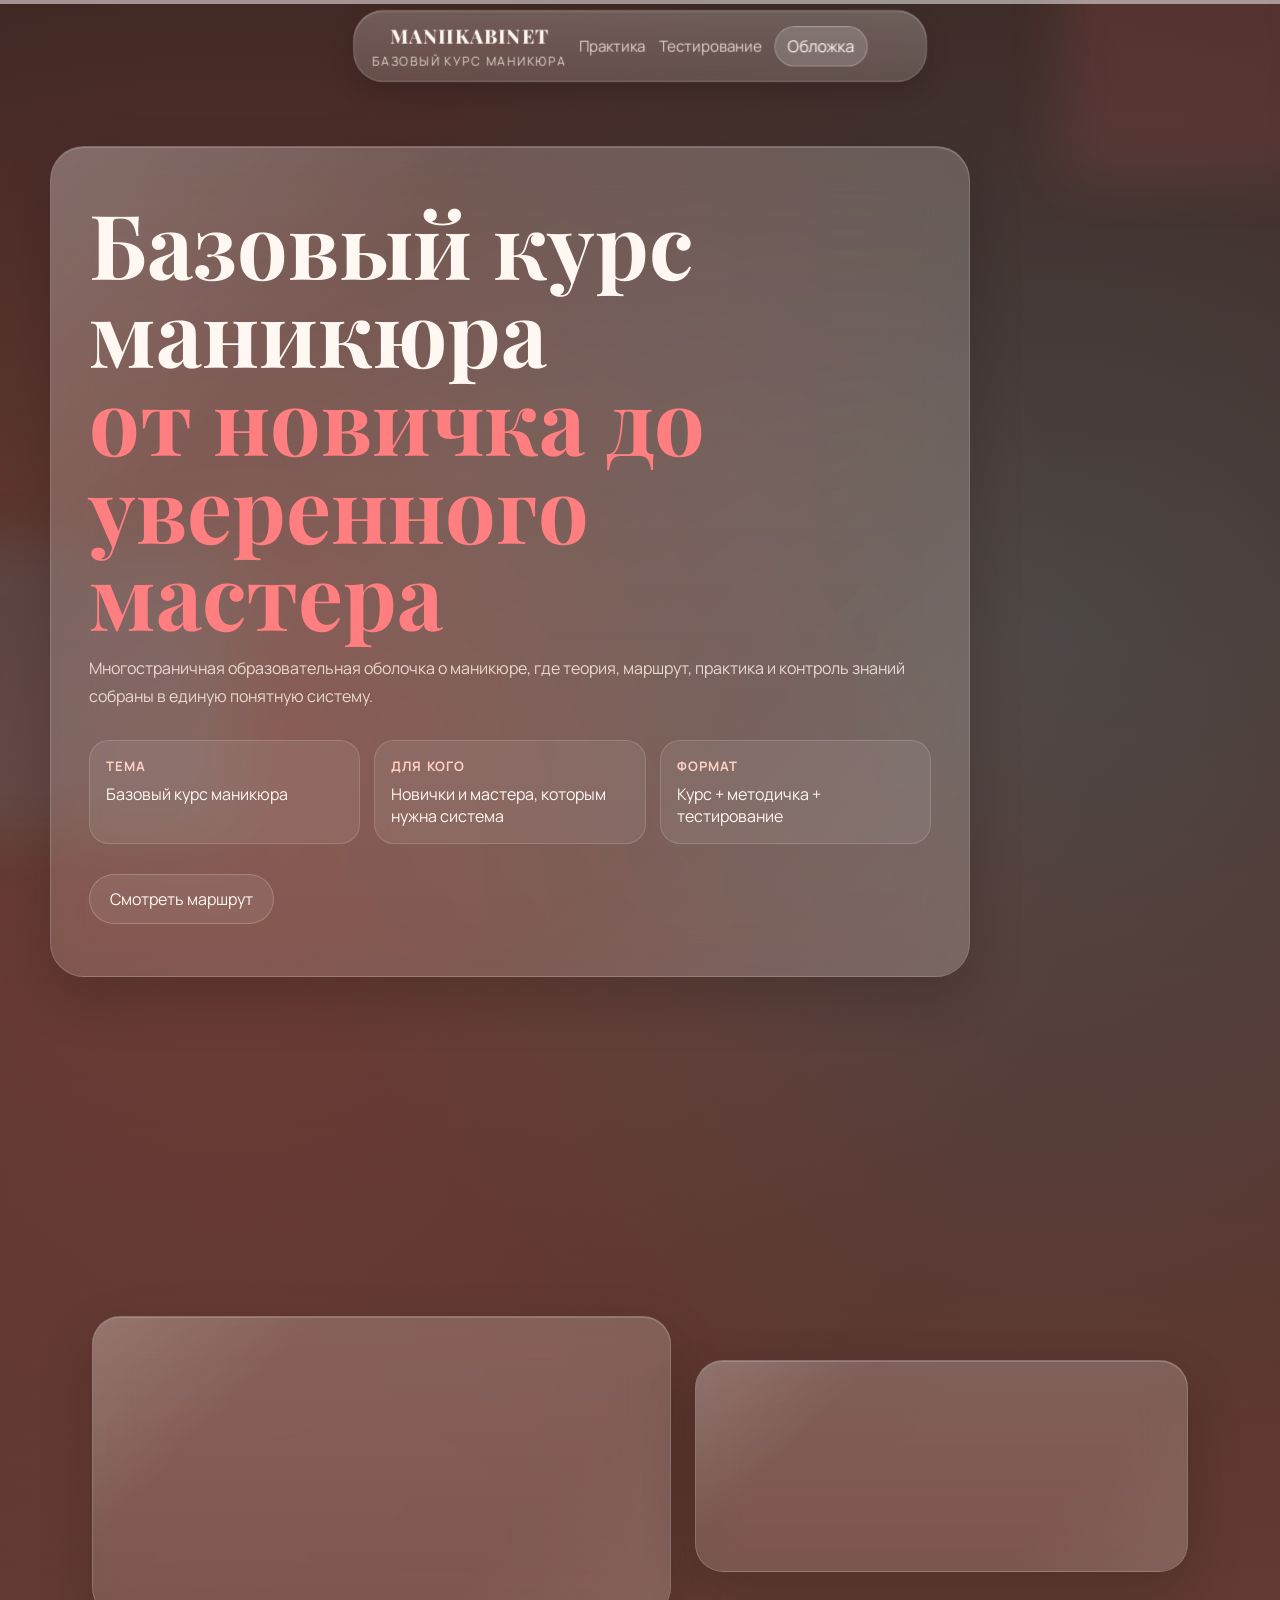
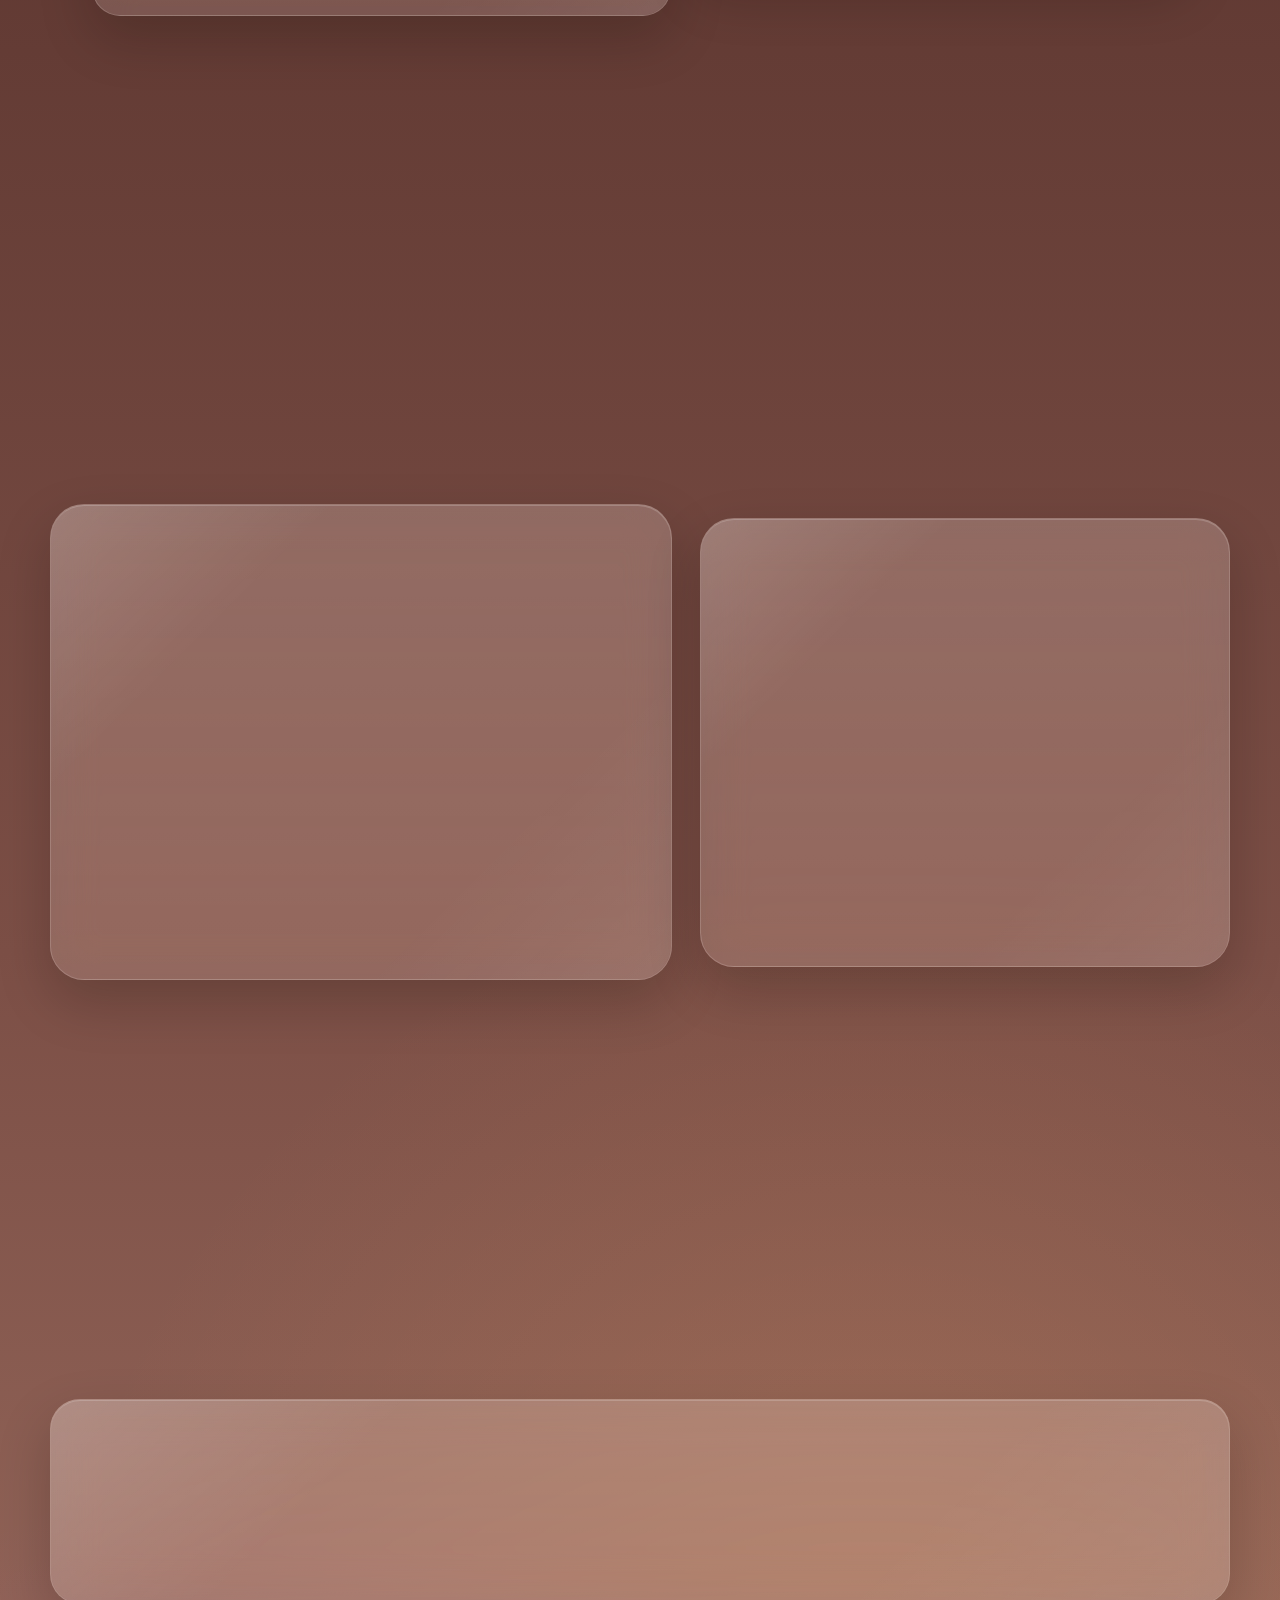
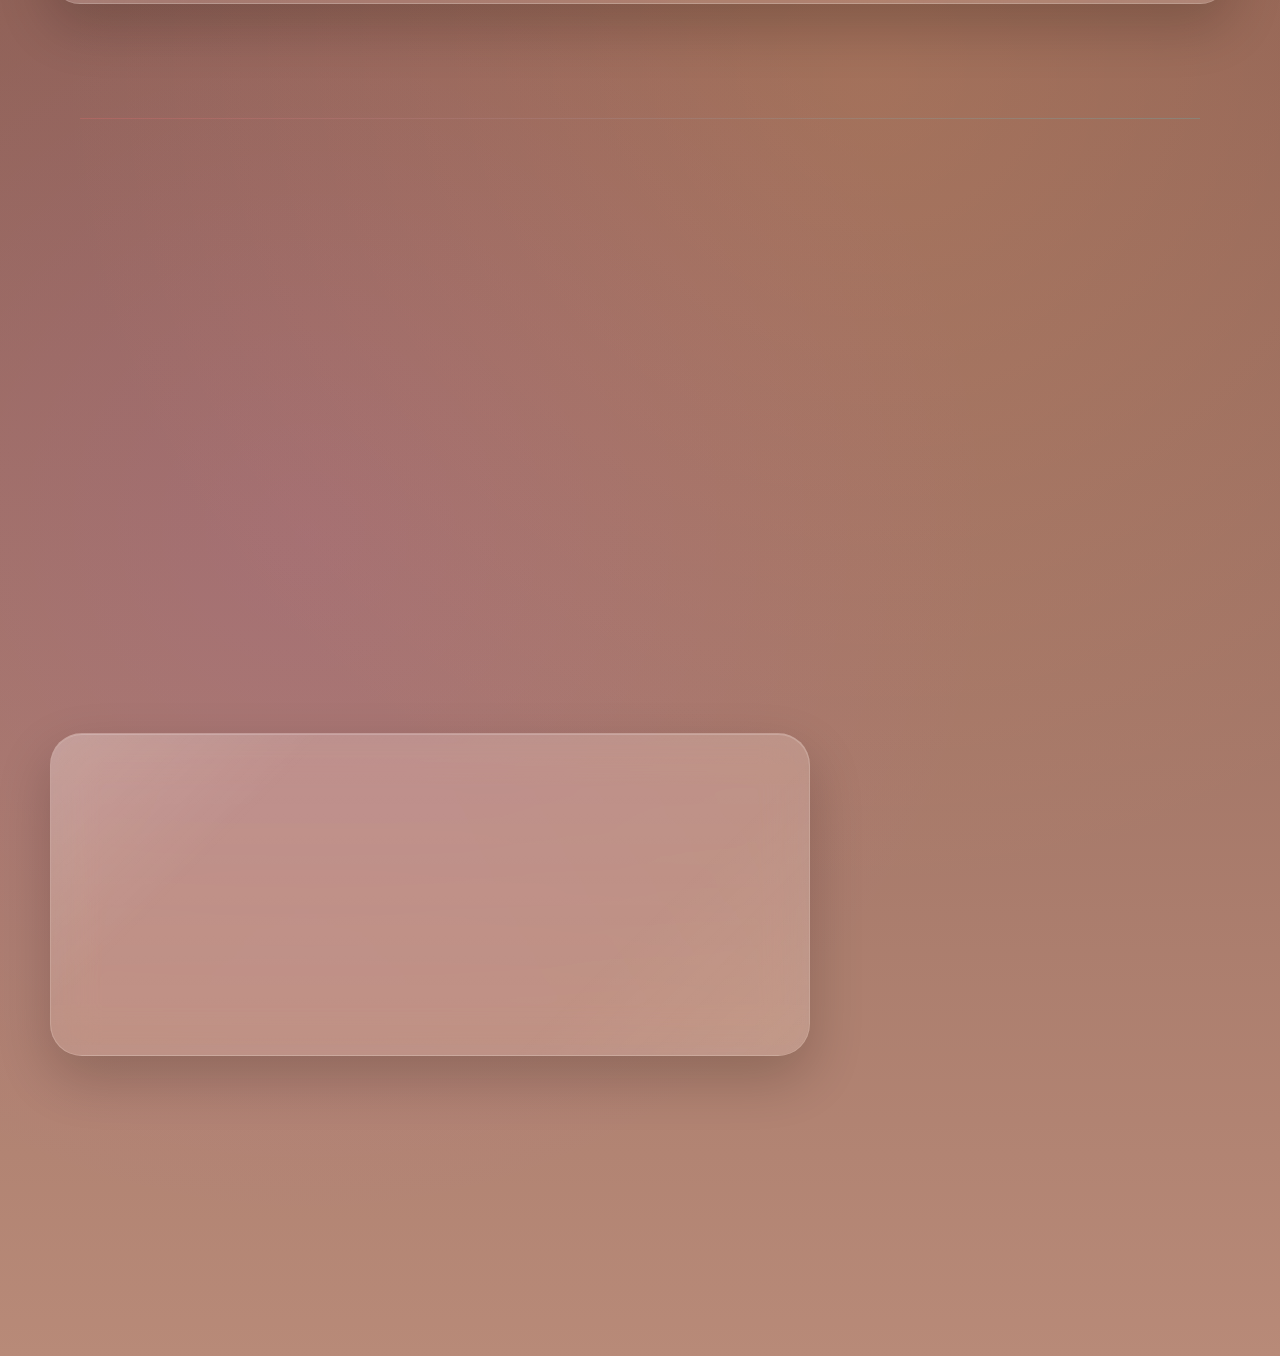
<file: index.html>
<!DOCTYPE html>
<html lang="ru">
  <head>
    <meta charset="UTF-8" />
    <meta name="viewport" content="width=device-width, initial-scale=1.0" />
    <title>MANIIKABINET | Базовый курс маникюра</title>
    <meta
      name="description"
      content="Многостраничный образовательный проект MANIIKABINET: базовый курс маникюра от новичка до уверенного мастера."
    />
    <meta name="theme-color" content="#f7e8df" />
    <link rel="preconnect" href="https://fonts.googleapis.com" />
    <link rel="preconnect" href="https://fonts.gstatic.com" crossorigin />
    <link
      href="https://fonts.googleapis.com/css2?family=Manrope:wght@400;500;600;700;800&family=Playfair+Display:wght@600;700;800&display=swap"
      rel="stylesheet"
    />
    <link rel="stylesheet" href="styles.css" />
  </head>
  <body data-page="home">
    <div class="scroll-progress" aria-hidden="true"><span id="scroll-progress-bar"></span></div>
    <div class="page-glow page-glow--top" aria-hidden="true"></div>
    <div class="page-glow page-glow--bottom" aria-hidden="true"></div>

    <header class="site-header">
      <div class="shell site-header__inner">
        <a class="brand" href="index.html">
          <span class="brand__title">MANIIKABINET</span>
          <span class="brand__sub">базовый курс маникюра</span>
        </a>

        <button class="menu-toggle" id="menu-toggle" type="button" aria-expanded="false" aria-controls="site-nav">
          <span></span>
          <span></span>
        </button>

        <nav class="site-nav" id="site-nav" aria-label="Основная навигация">
          <a href="practice.html">Практика</a>
          <a href="testing.html">Тестирование</a>
        </nav>

        <nav class="scene-rail" id="scene-rail" aria-label="Прочитанные разделы"></nav>
      </div>
    </header>

    <main class="site-main">
      <section class="hero shell home-scene home-scene--hero is-active" id="hero" data-video-focus="16" data-scene-title="Обложка">
        <div class="hero__copy panel panel--hero">
          <h1 data-layer="1">
            <a class="hero__title-link" href="modules.html">Базовый курс маникюра <span>от новичка до уверенного мастера</span></a>
          </h1>
          <p class="lede" data-layer="2">
            Многостраничная образовательная оболочка о маникюре, где теория,
            маршрут, практика и контроль знаний собраны в единую понятную систему.
          </p>

          <div class="hero__chips" data-layer="3">
            <div class="chip"><strong>Тема</strong><span>Базовый курс маникюра</span></div>
            <div class="chip"><strong>Для кого</strong><span>Новички и мастера, которым нужна система</span></div>
            <div class="chip"><strong>Формат</strong><span>Курс + методичка + тестирование</span></div>
          </div>

          <div class="hero__actions" data-layer="4">
            <a class="button button--ghost" href="#home-route">Смотреть маршрут</a>
          </div>
        </div>
      </section>

      <section class="shell hero-facts panel panel--hero home-scene home-scene--metrics" aria-labelledby="hero-media-title" data-video-focus="34" data-scene-title="Стартовая цель">
        <div class="hero-facts__lead" data-layer="1">
          <p>Стартовая цель</p>
          <h2 id="hero-media-title">Научиться понимать технику, а не работать вслепую</h2>
        </div>
        <div class="hero-facts__metrics">
          <div data-layer="2"><strong>6</strong><span>страниц проекта</span></div>
          <div data-layer="3"><strong>8</strong><span>ключевых модулей</span></div>
          <div data-layer="4"><strong>1</strong><span>контрольный тест</span></div>
        </div>
      </section>

      <section class="shell editorial-flow home-scene home-scene--editorial" id="about-course" data-video-focus="54" data-scene-title="Структура">
        <article class="panel editorial-lead">
          <p class="section-tag" data-layer="1">О проекте</p>
          <h2 data-layer="2">Главная собирает старт курса как цельную вступительную сцену</h2>
          <p data-layer="3">
            Вместо дробной навигации главный экран даёт спокойный вход в проект:
            объясняет смысл обучения, показывает структуру и мягко подводит к
            центральному медиа-учебнику курса.
          </p>
        </article>

        <aside class="panel panel--soft editorial-index">
          <p class="section-tag" data-layer="1">Что внутри главной</p>
          <div class="editorial-index__list">
            <div data-layer="2"><strong>01</strong><span>позиционирование проекта</span></div>
            <div data-layer="3"><strong>02</strong><span>подглава о курсе</span></div>
            <div data-layer="4"><strong>03</strong><span>маршрут обучения</span></div>
            <div data-layer="5"><strong>04</strong><span>переход в основной медиа-учебник</span></div>
            <div data-layer="6"><strong>05</strong><span>вход в практику и тестирование</span></div>
          </div>
        </aside>
      </section>
    </main>

    <footer class="site-footer shell">
      <section class="panel panel--wide editorial-route home-scene home-scene--route" id="home-route" data-video-focus="72" data-scene-title="Маршрут">
        <div class="editorial-route__head">
          <div>
            <p class="section-tag" data-layer="1">Логика обучения</p>
            <h2 data-layer="2">Путь от теории к результату</h2>
          </div>
          <p data-layer="3">
            Курс раскрывается как последовательное движение: от понимания ногтя
            и безопасной базы к стабильной технике, архитектуре и форме.
          </p>
        </div>

        <div class="editorial-route__track">
          <article class="route-beat" data-layer="4">
            <span>01</span>
            <h3>Строение ногтя</h3>
          </article>
          <article class="route-beat" data-layer="5">
            <span>02</span>
            <h3>Снятие и подготовка</h3>
          </article>
          <article class="route-beat" data-layer="6">
            <span>03</span>
            <h3>Комби-маникюр</h3>
          </article>
          <article class="route-beat" data-layer="7">
            <span>04</span>
            <h3>Покрытие и выравнивание</h3>
          </article>
          <article class="route-beat" data-layer="8">
            <span>05</span>
            <h3>Форма и стабильность</h3>
          </article>
        </div>
      </section>

      <div class="panel site-footer__panel site-footer__panel--blessing home-scene home-scene--blessing" data-video-focus="84" data-scene-title="Финал">
        <div class="site-footer__blessing">
          <span class="site-footer__eyebrow" data-layer="9">Финальное послание</span>
          <strong data-layer="10">Пожелания успехов в прохождении курса</strong>
          <p data-layer="11">Пусть каждый следующий урок делает твою технику спокойнее, чище и увереннее.</p>
          <p class="site-footer__author" data-layer="12">От автора: Вероника Железнякова</p>
        </div>
        <div class="pager" data-layer="13">
          <a class="button button--ghost" href="modules.html">Дальше: открыть курс</a>
        </div>
      </div>
    </footer>

    <script src="script.js"></script>
  </body>
</html>
</file>
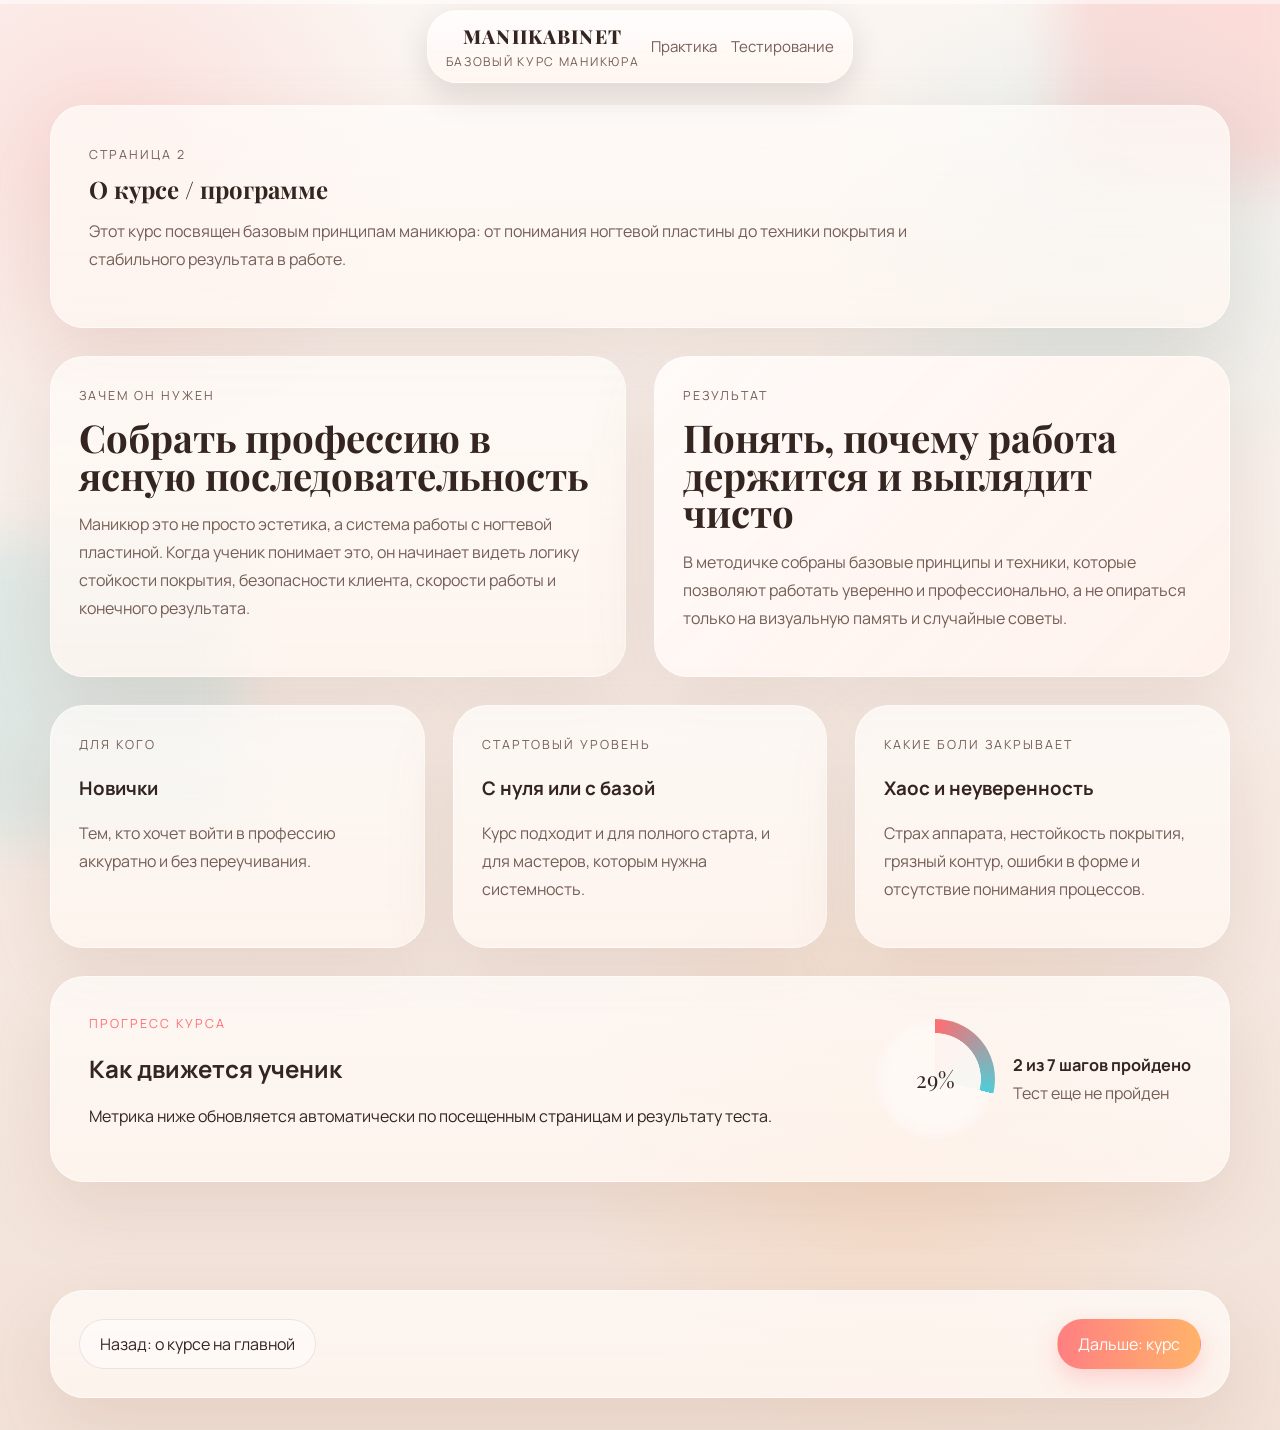
<file: course.html>
<!DOCTYPE html>
<html lang="ru">
  <head>
    <meta charset="UTF-8" />
    <meta name="viewport" content="width=device-width, initial-scale=1.0" />
    <title>MANIIKABINET | О курсе</title>
    <meta name="description" content="О курсе MANIIKABINET: для кого он создан, какую проблему решает и какой результат дает." />
    <meta name="theme-color" content="#f7e8df" />
    <link rel="preconnect" href="https://fonts.googleapis.com" />
    <link rel="preconnect" href="https://fonts.gstatic.com" crossorigin />
    <link
      href="https://fonts.googleapis.com/css2?family=Manrope:wght@400;500;600;700;800&family=Playfair+Display:wght@600;700;800&display=swap"
      rel="stylesheet"
    />
    <link rel="stylesheet" href="styles.css" />
  </head>
  <body data-page="course">
    <div class="scroll-progress" aria-hidden="true"><span id="scroll-progress-bar"></span></div>
    <div class="page-glow page-glow--top" aria-hidden="true"></div>
    <div class="page-glow page-glow--bottom" aria-hidden="true"></div>

    <header class="site-header">
      <div class="shell site-header__inner">
        <a class="brand" href="index.html">
          <span class="brand__title">MANIIKABINET</span>
          <span class="brand__sub">базовый курс маникюра</span>
        </a>
        <button class="menu-toggle" id="menu-toggle" type="button" aria-expanded="false" aria-controls="site-nav">
          <span></span>
          <span></span>
        </button>
        <nav class="site-nav" id="site-nav" aria-label="Основная навигация">
          <a href="practice.html">Практика</a>
          <a href="testing.html">Тестирование</a>
        </nav>
      </div>
    </header>

    <main class="site-main shell page-stack">
      <section class="page-head panel panel--wide">
        <p class="section-tag">Страница 2</p>
        <h1>О курсе / программе</h1>
        <p>
          Этот курс посвящен базовым принципам маникюра: от понимания ногтевой
          пластины до техники покрытия и стабильного результата в работе.
        </p>
      </section>

      <section class="content-grid content-grid--two">
        <article class="panel">
          <p class="section-tag">Зачем он нужен</p>
          <h2>Собрать профессию в ясную последовательность</h2>
          <p>
            Маникюр это не просто эстетика, а система работы с ногтевой
            пластиной. Когда ученик понимает это, он начинает видеть логику
            стойкости покрытия, безопасности клиента, скорости работы и
            конечного результата.
          </p>
        </article>
        <article class="panel panel--soft">
          <p class="section-tag">Результат</p>
          <h2>Понять, почему работа держится и выглядит чисто</h2>
          <p>
            В методичке собраны базовые принципы и техники, которые позволяют
            работать уверенно и профессионально, а не опираться только на
            визуальную память и случайные советы.
          </p>
        </article>
      </section>

      <section class="content-grid content-grid--three">
        <article class="panel">
          <p class="section-tag">Для кого</p>
          <h3>Новички</h3>
          <p>Тем, кто хочет войти в профессию аккуратно и без переучивания.</p>
        </article>
        <article class="panel">
          <p class="section-tag">Стартовый уровень</p>
          <h3>С нуля или с базой</h3>
          <p>Курс подходит и для полного старта, и для мастеров, которым нужна системность.</p>
        </article>
        <article class="panel">
          <p class="section-tag">Какие боли закрывает</p>
          <h3>Хаос и неуверенность</h3>
          <p>Страх аппарата, нестойкость покрытия, грязный контур, ошибки в форме и отсутствие понимания процессов.</p>
        </article>
      </section>

      <section class="panel panel--wide progress-summary">
        <div>
          <p class="section-tag">Прогресс курса</p>
          <h2>Как движется ученик</h2>
          <p>Метрика ниже обновляется автоматически по посещенным страницам и результату теста.</p>
        </div>
        <div class="progress-widget">
          <div class="progress-widget__ring"><span data-progress-percent>0%</span></div>
          <div class="progress-widget__meta">
            <strong data-progress-text>0 из 6 шагов пройдено</strong>
            <span data-quiz-status>Тест еще не пройден</span>
          </div>
        </div>
      </section>
    </main>

    <footer class="site-footer shell">
      <div class="panel site-footer__panel">
        <a class="button button--ghost" href="index.html#about-course">Назад: о курсе на главной</a>
        <a class="button button--primary" href="modules.html">Дальше: курс</a>
      </div>
    </footer>

    <script src="script.js"></script>
  </body>
</html>
</file>
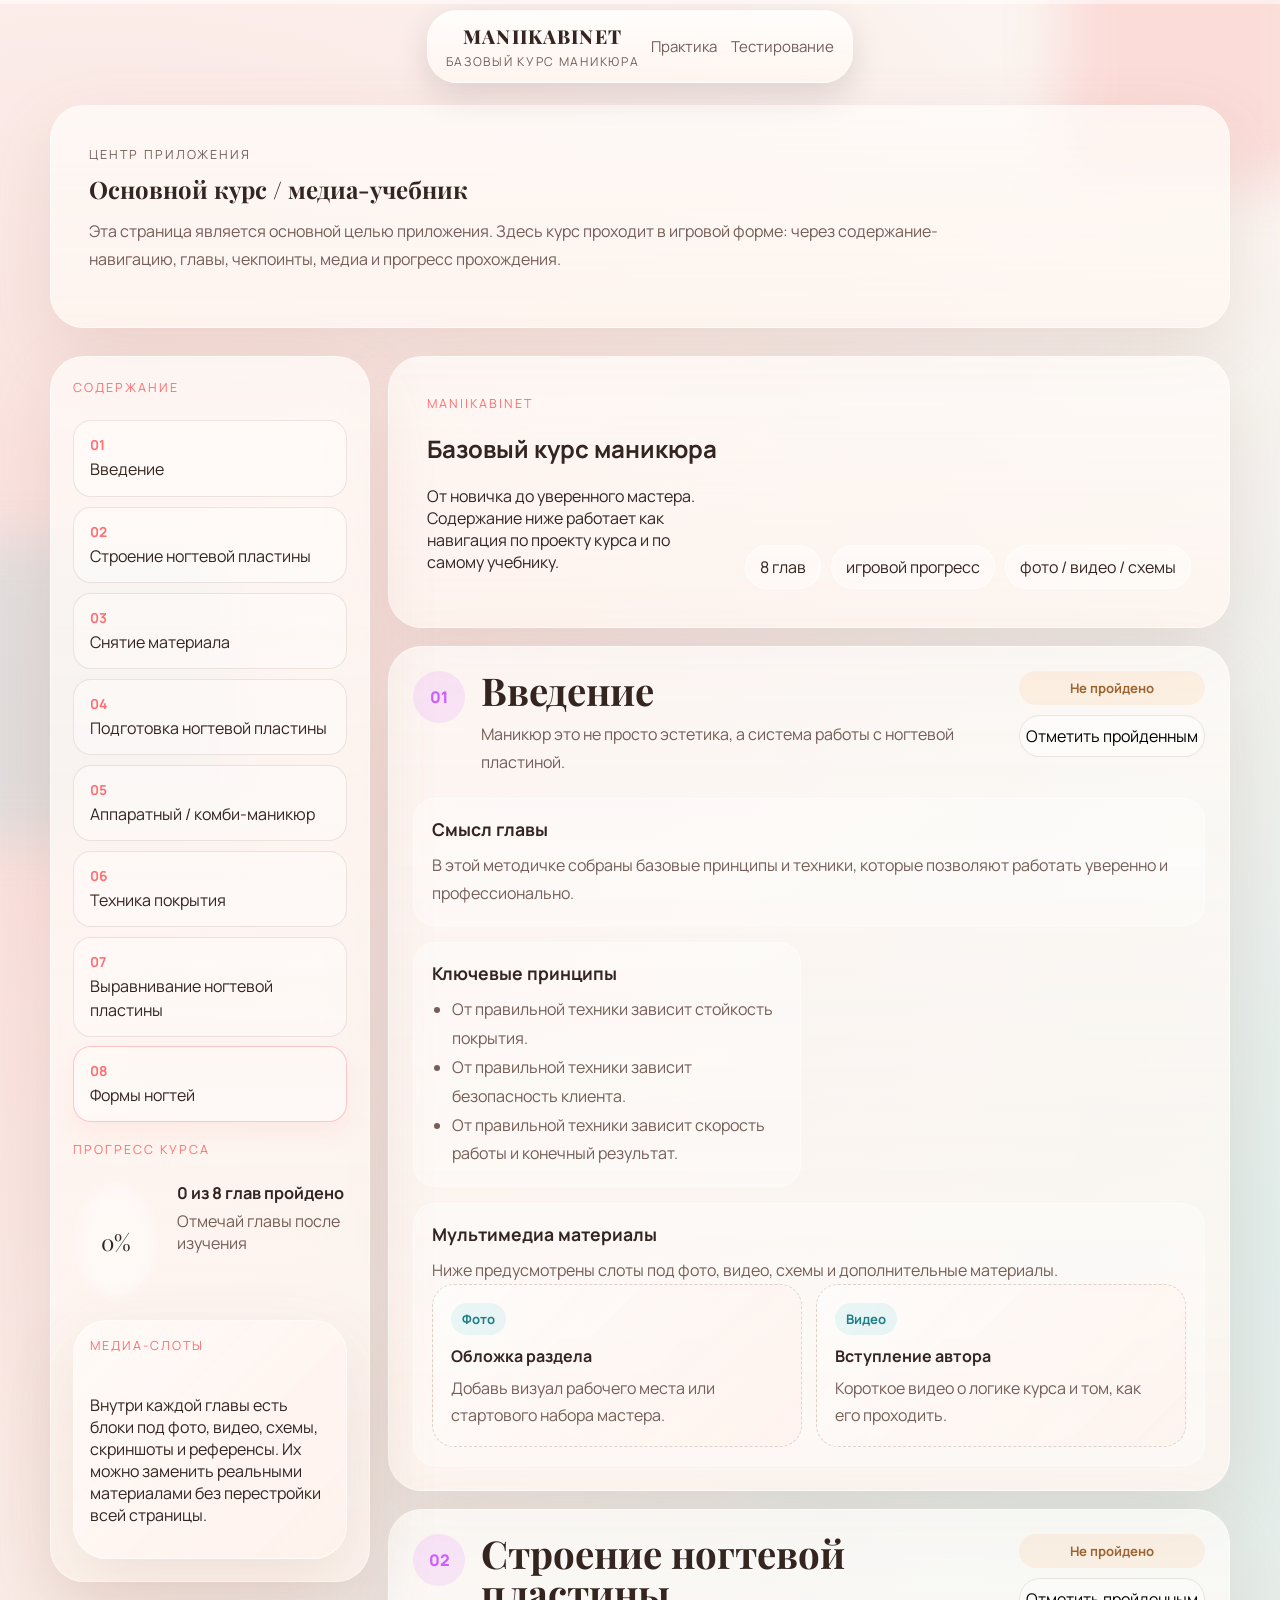
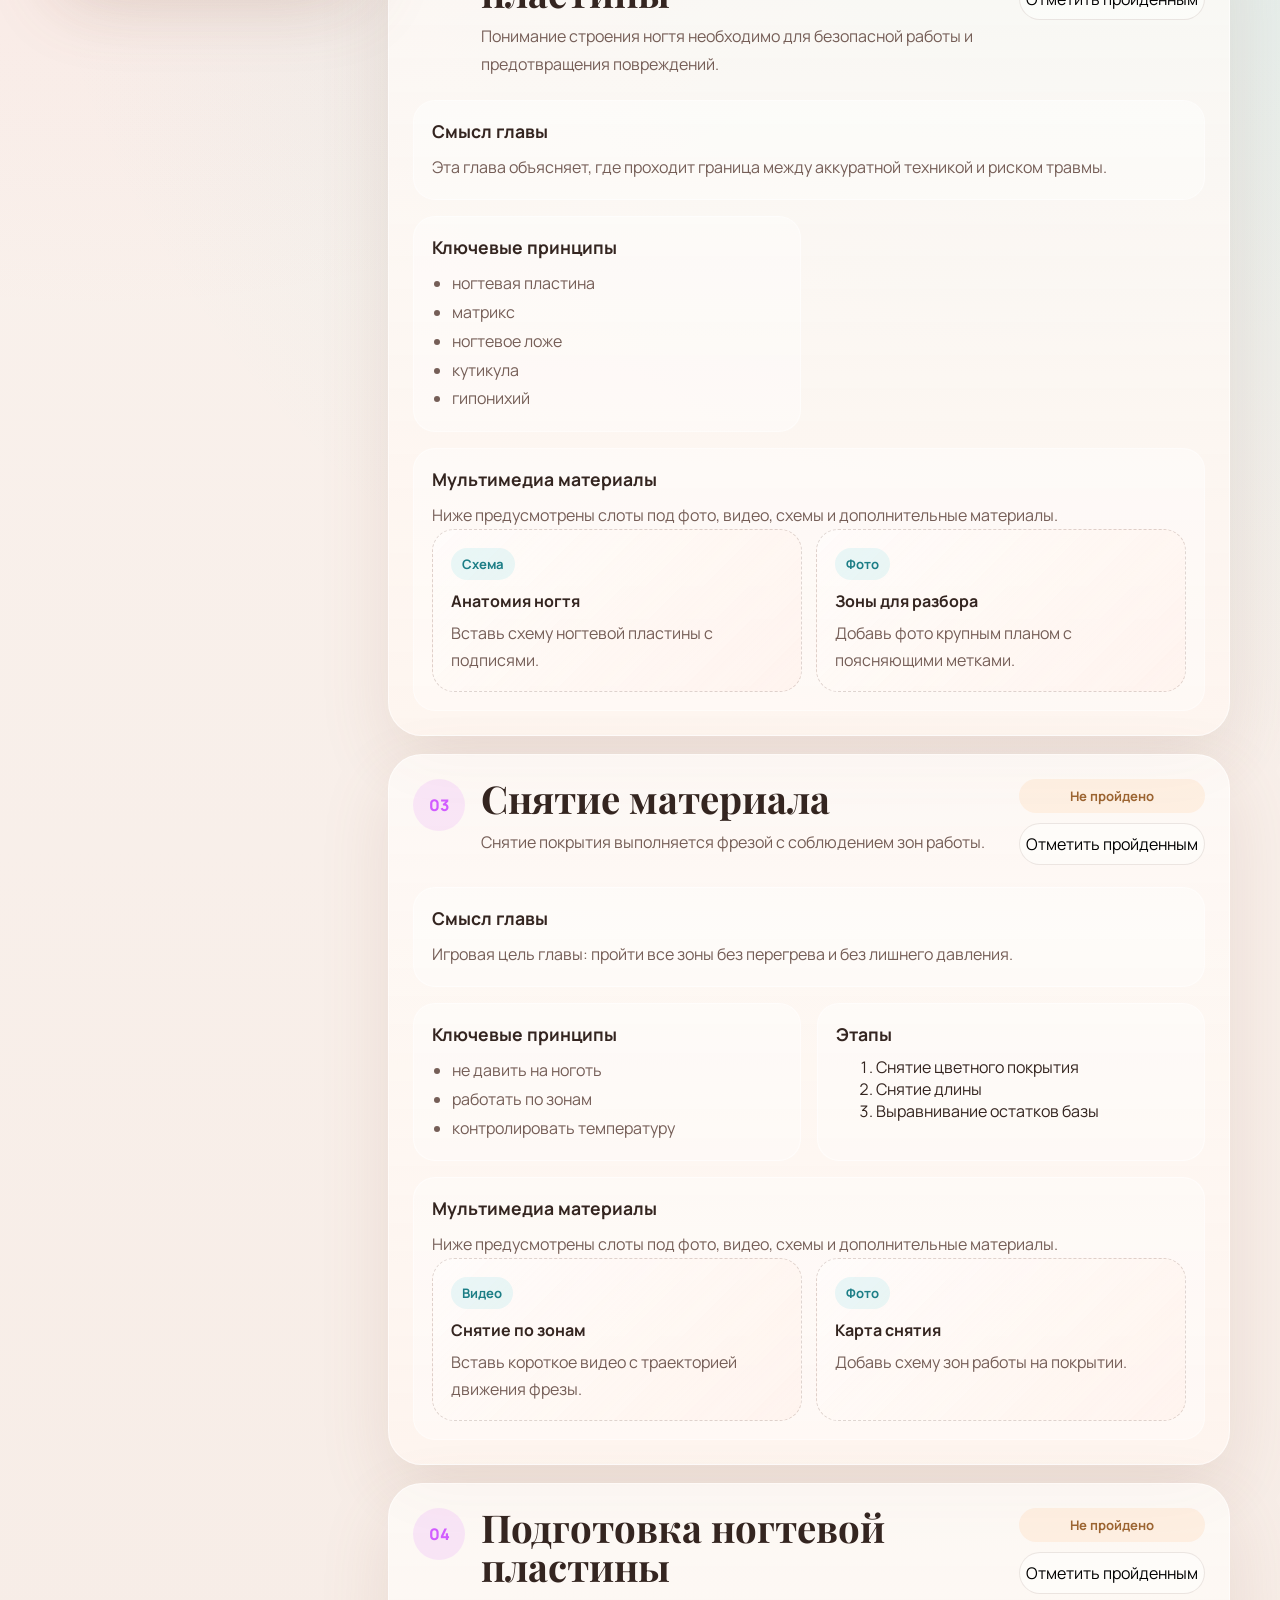
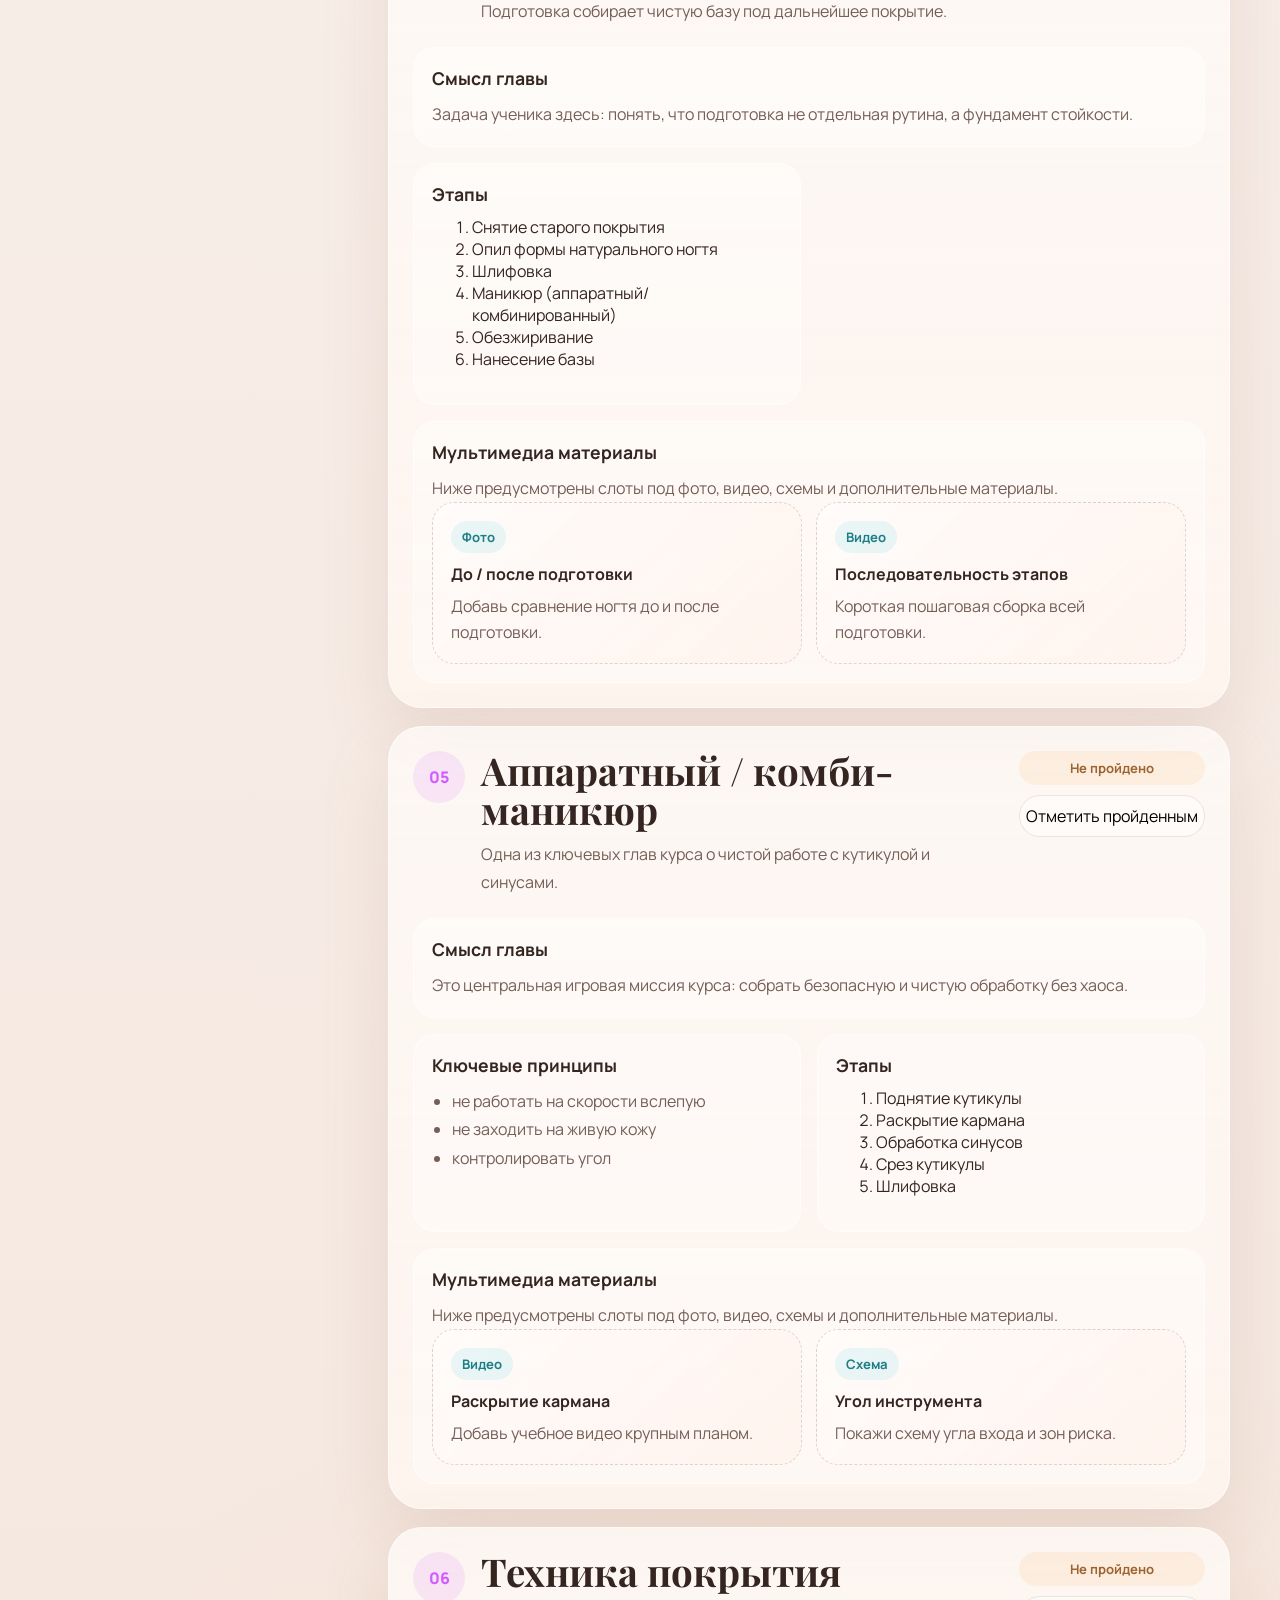
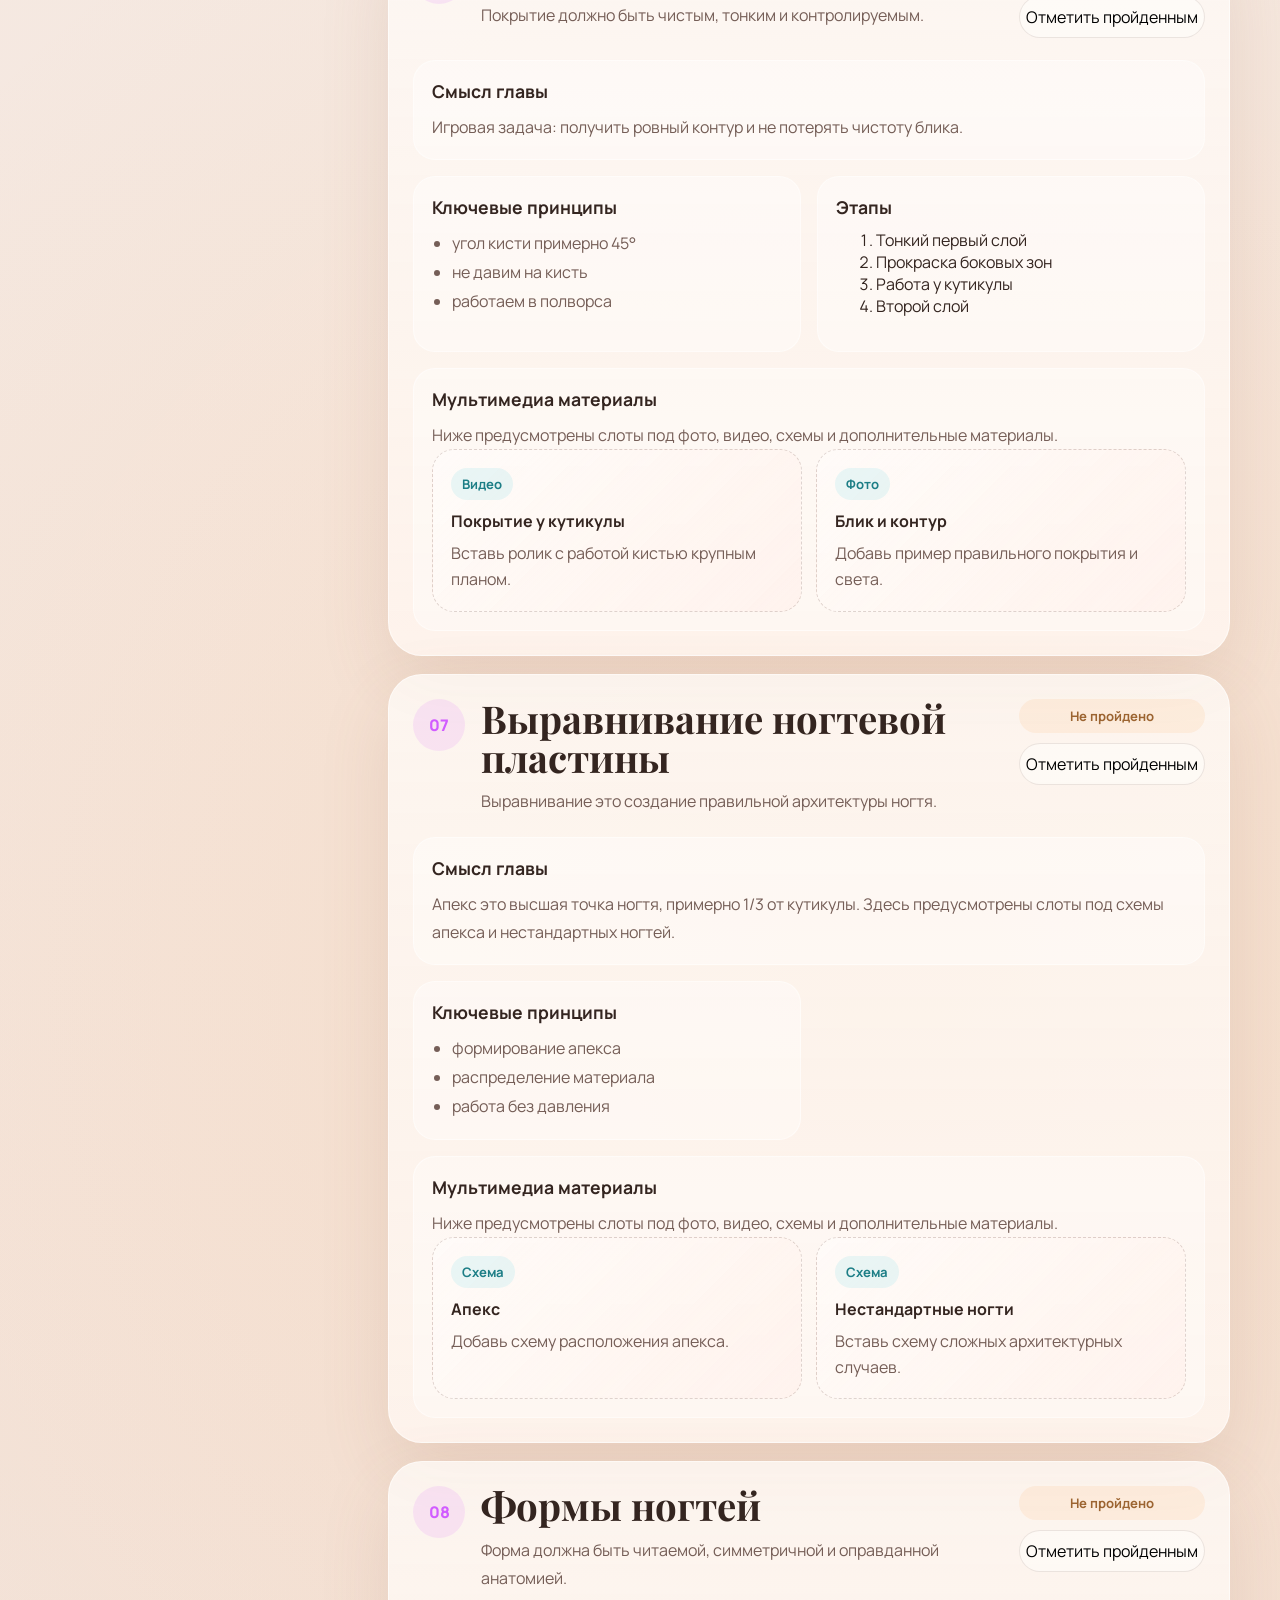
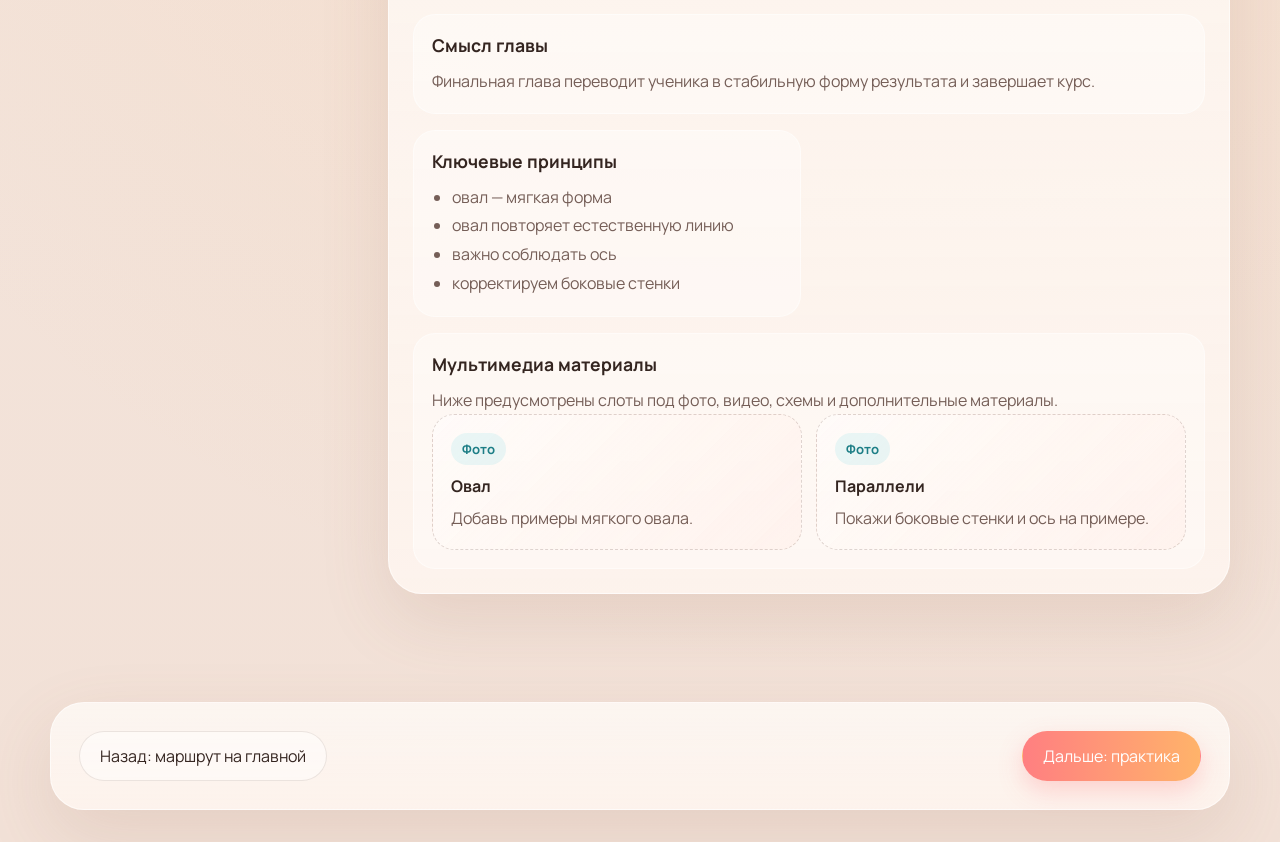
<file: modules.html>
<!DOCTYPE html>
<html lang="ru">
  <head>
    <meta charset="UTF-8" />
    <meta name="viewport" content="width=device-width, initial-scale=1.0" />
    <title>MANIIKABINET | Курс</title>
    <meta
      name="description"
      content="Центральный экран приложения MANIIKABINET: интерактивный курс, содержание-навигация, главы, медиа и прогресс прохождения."
    />
    <meta name="theme-color" content="#f7e8df" />
    <link rel="preconnect" href="https://fonts.googleapis.com" />
    <link rel="preconnect" href="https://fonts.gstatic.com" crossorigin />
    <link
      href="https://fonts.googleapis.com/css2?family=Manrope:wght@400;500;600;700;800&family=Playfair+Display:wght@600;700;800&display=swap"
      rel="stylesheet"
    />
    <link rel="stylesheet" href="styles.css" />
  </head>
  <body data-page="modules">
    <div class="scroll-progress" aria-hidden="true"><span id="scroll-progress-bar"></span></div>
    <div class="page-glow page-glow--top" aria-hidden="true"></div>
    <div class="page-glow page-glow--bottom" aria-hidden="true"></div>

    <header class="site-header">
      <div class="shell site-header__inner">
        <a class="brand" href="index.html">
          <span class="brand__title">MANIIKABINET</span>
          <span class="brand__sub">базовый курс маникюра</span>
        </a>
        <button class="menu-toggle" id="menu-toggle" type="button" aria-expanded="false" aria-controls="site-nav">
          <span></span>
          <span></span>
        </button>
        <nav class="site-nav" id="site-nav" aria-label="Основная навигация">
          <a href="practice.html">Практика</a>
          <a href="testing.html">Тестирование</a>
        </nav>
      </div>
    </header>

    <main class="site-main shell page-stack">
      <section class="page-head panel panel--wide">
        <p class="section-tag">Центр приложения</p>
        <h1>Основной курс / медиа-учебник</h1>
        <p>
          Эта страница является основной целью приложения. Здесь курс проходит в
          игровой форме: через содержание-навигацию, главы, чекпоинты, медиа и
          прогресс прохождения.
        </p>
      </section>

      <section class="course-hub">
        <aside class="panel course-sidebar">
          <div class="course-sidebar__block">
            <p class="section-tag">Содержание</p>
            <nav class="course-toc" id="course-toc" aria-label="Содержание курса"></nav>
          </div>

          <div class="course-sidebar__block">
            <p class="section-tag">Прогресс курса</p>
            <div class="progress-widget progress-widget--column">
              <div class="progress-widget__ring"><span data-course-percent>0%</span></div>
              <div class="progress-widget__meta">
                <strong data-course-progress-text>0 из 8 глав пройдено</strong>
                <span data-course-progress-sub>Отмечай главы после изучения</span>
              </div>
            </div>
          </div>

          <div class="course-sidebar__block panel panel--soft course-side-note">
            <p class="section-tag">Медиа-слоты</p>
            <p>
              Внутри каждой главы есть блоки под фото, видео, схемы, скриншоты и
              референсы. Их можно заменить реальными материалами без перестройки
              всей страницы.
            </p>
          </div>
        </aside>

        <div class="course-main">
          <section class="panel panel--wide course-hero-card">
            <div>
              <p class="section-tag">MANIIKABINET</p>
              <h2>Базовый курс маникюра</h2>
              <p>
                От новичка до уверенного мастера. Содержание ниже работает как
                навигация по проекту курса и по самому учебнику.
              </p>
            </div>
            <div class="course-hero-card__badges">
              <span>8 глав</span>
              <span>игровой прогресс</span>
              <span>фото / видео / схемы</span>
            </div>
          </section>

          <section class="course-chapters" id="course-chapters"></section>
        </div>
      </section>
    </main>

    <footer class="site-footer shell">
      <div class="panel site-footer__panel">
        <a class="button button--ghost" href="index.html#home-route">Назад: маршрут на главной</a>
        <a class="button button--primary" href="practice.html">Дальше: практика</a>
      </div>
    </footer>

    <script src="course-data.js"></script>
    <script src="script.js"></script>
  </body>
</html>
</file>
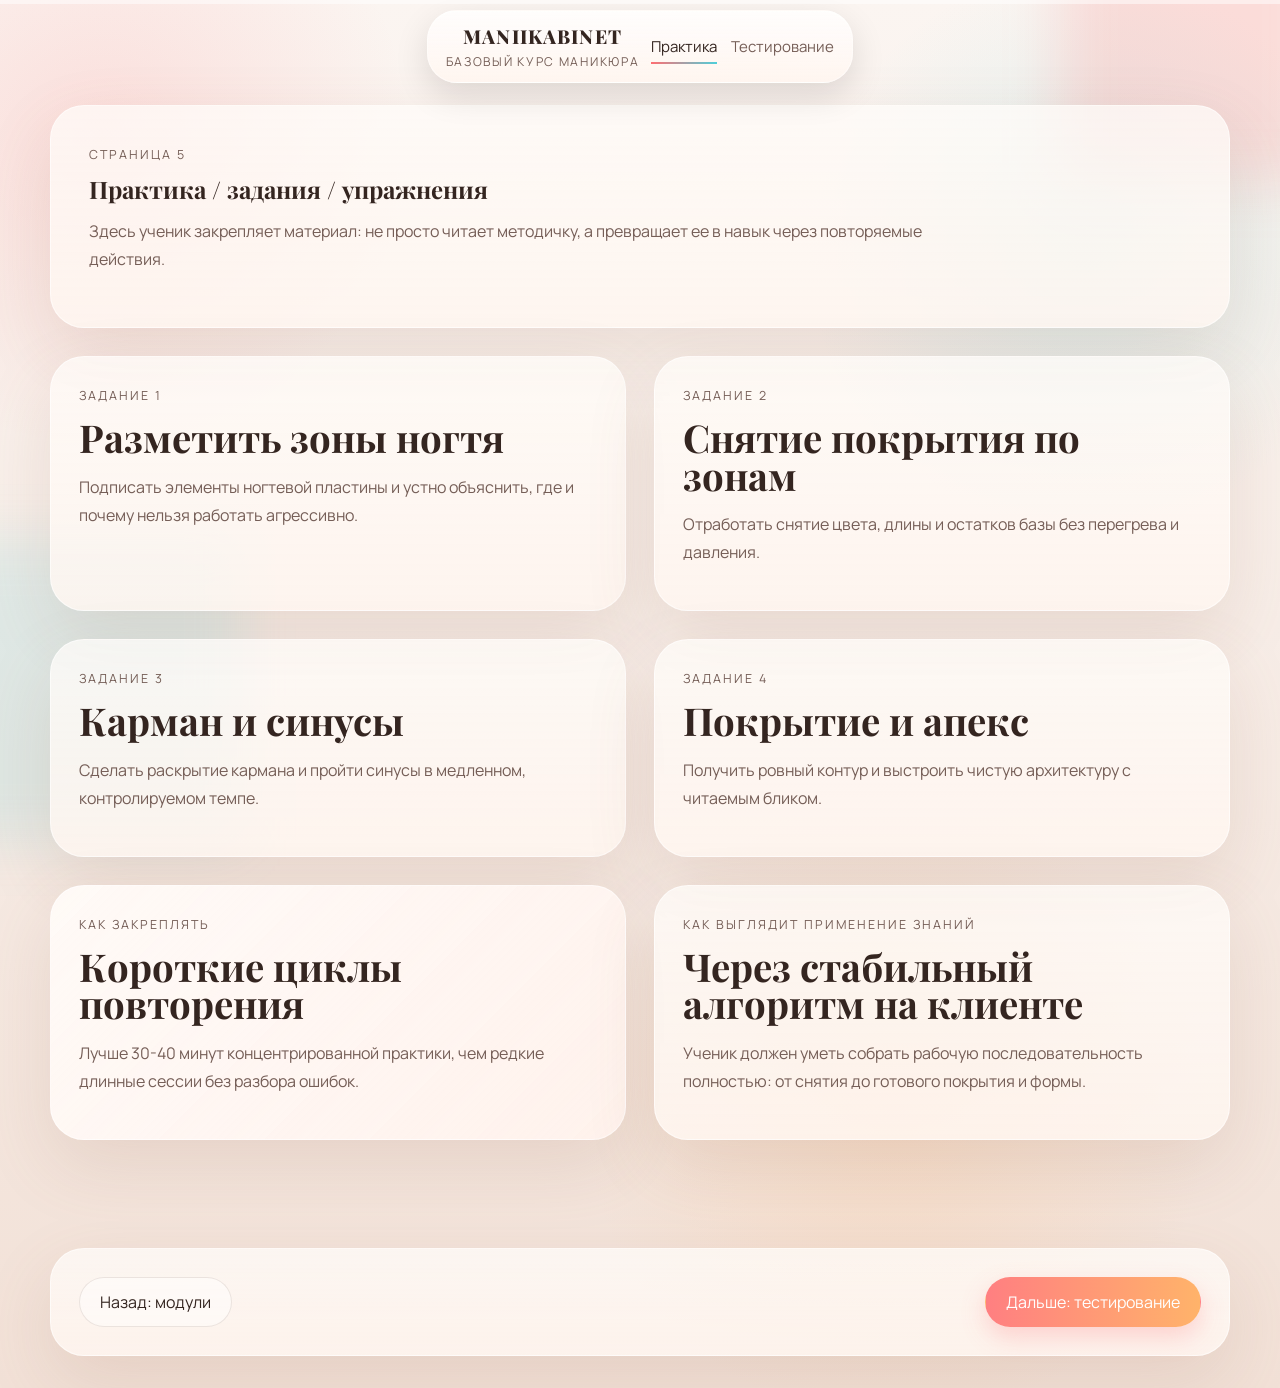
<file: practice.html>
<!DOCTYPE html>
<html lang="ru">
  <head>
    <meta charset="UTF-8" />
    <meta name="viewport" content="width=device-width, initial-scale=1.0" />
    <title>MANIIKABINET | Практика и задания</title>
    <meta name="description" content="Практика курса MANIIKABINET: реальные задания, упражнения и ритм прохождения для закрепления навыков." />
    <meta name="theme-color" content="#f7e8df" />
    <link rel="preconnect" href="https://fonts.googleapis.com" />
    <link rel="preconnect" href="https://fonts.gstatic.com" crossorigin />
    <link
      href="https://fonts.googleapis.com/css2?family=Manrope:wght@400;500;600;700;800&family=Playfair+Display:wght@600;700;800&display=swap"
      rel="stylesheet"
    />
    <link rel="stylesheet" href="styles.css" />
  </head>
  <body data-page="practice">
    <div class="scroll-progress" aria-hidden="true"><span id="scroll-progress-bar"></span></div>
    <div class="page-glow page-glow--top" aria-hidden="true"></div>
    <div class="page-glow page-glow--bottom" aria-hidden="true"></div>

    <header class="site-header">
      <div class="shell site-header__inner">
        <a class="brand" href="index.html">
          <span class="brand__title">MANIIKABINET</span>
          <span class="brand__sub">базовый курс маникюра</span>
        </a>
        <button class="menu-toggle" id="menu-toggle" type="button" aria-expanded="false" aria-controls="site-nav">
          <span></span>
          <span></span>
        </button>
        <nav class="site-nav" id="site-nav" aria-label="Основная навигация">
          <a href="practice.html">Практика</a>
          <a href="testing.html">Тестирование</a>
        </nav>
      </div>
    </header>

    <main class="site-main shell page-stack">
      <section class="page-head panel panel--wide">
        <p class="section-tag">Страница 5</p>
        <h1>Практика / задания / упражнения</h1>
        <p>Здесь ученик закрепляет материал: не просто читает методичку, а превращает ее в навык через повторяемые действия.</p>
      </section>

      <section class="practice-grid">
        <article class="panel task-panel">
          <p class="section-tag">Задание 1</p>
          <h2>Разметить зоны ногтя</h2>
          <p>Подписать элементы ногтевой пластины и устно объяснить, где и почему нельзя работать агрессивно.</p>
        </article>
        <article class="panel task-panel">
          <p class="section-tag">Задание 2</p>
          <h2>Снятие покрытия по зонам</h2>
          <p>Отработать снятие цвета, длины и остатков базы без перегрева и давления.</p>
        </article>
        <article class="panel task-panel">
          <p class="section-tag">Задание 3</p>
          <h2>Карман и синусы</h2>
          <p>Сделать раскрытие кармана и пройти синусы в медленном, контролируемом темпе.</p>
        </article>
        <article class="panel task-panel">
          <p class="section-tag">Задание 4</p>
          <h2>Покрытие и апекс</h2>
          <p>Получить ровный контур и выстроить чистую архитектуру с читаемым бликом.</p>
        </article>
      </section>

      <section class="content-grid content-grid--two">
        <article class="panel panel--soft">
          <p class="section-tag">Как закреплять</p>
          <h2>Короткие циклы повторения</h2>
          <p>Лучше 30-40 минут концентрированной практики, чем редкие длинные сессии без разбора ошибок.</p>
        </article>
        <article class="panel">
          <p class="section-tag">Как выглядит применение знаний</p>
          <h2>Через стабильный алгоритм на клиенте</h2>
          <p>Ученик должен уметь собрать рабочую последовательность полностью: от снятия до готового покрытия и формы.</p>
        </article>
      </section>
    </main>

    <footer class="site-footer shell">
      <div class="panel site-footer__panel">
        <a class="button button--ghost" href="modules.html">Назад: модули</a>
        <a class="button button--primary" href="testing.html">Дальше: тестирование</a>
      </div>
    </footer>

    <script src="script.js"></script>
  </body>
</html>
</file>
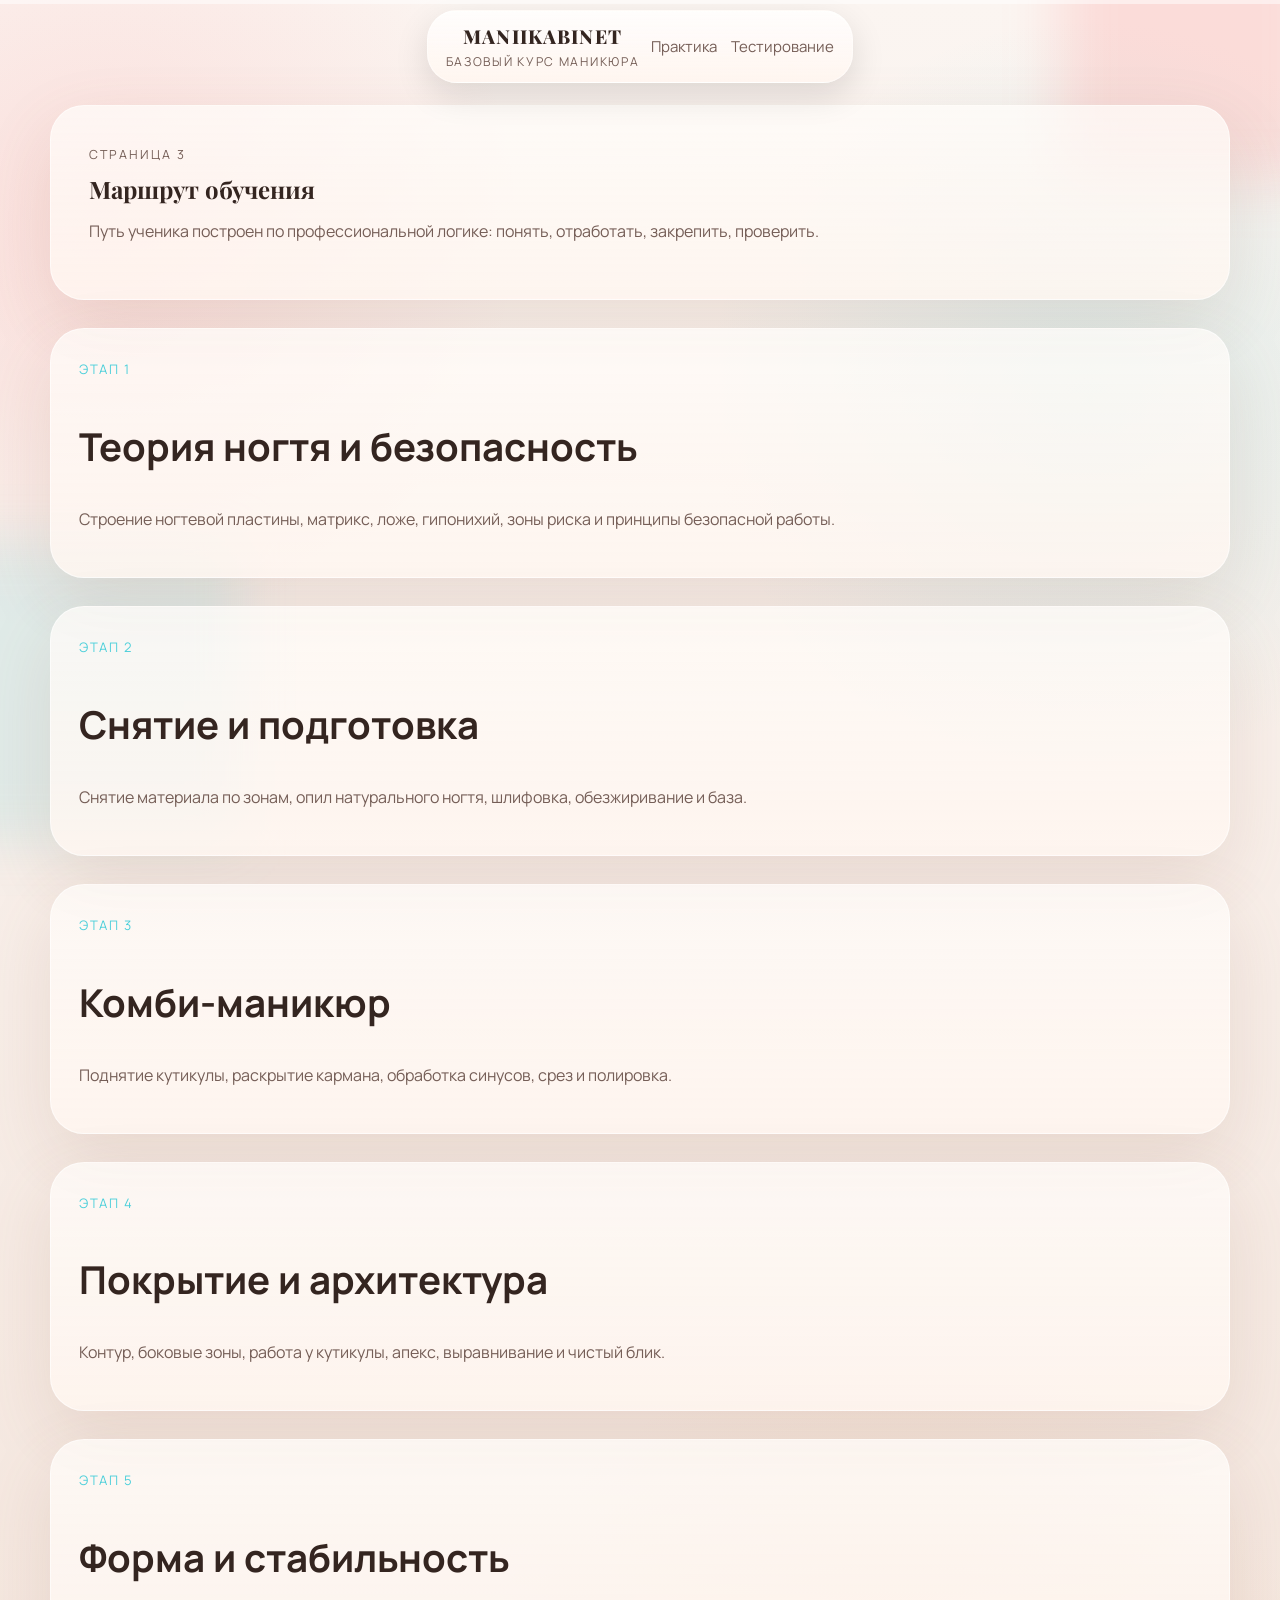
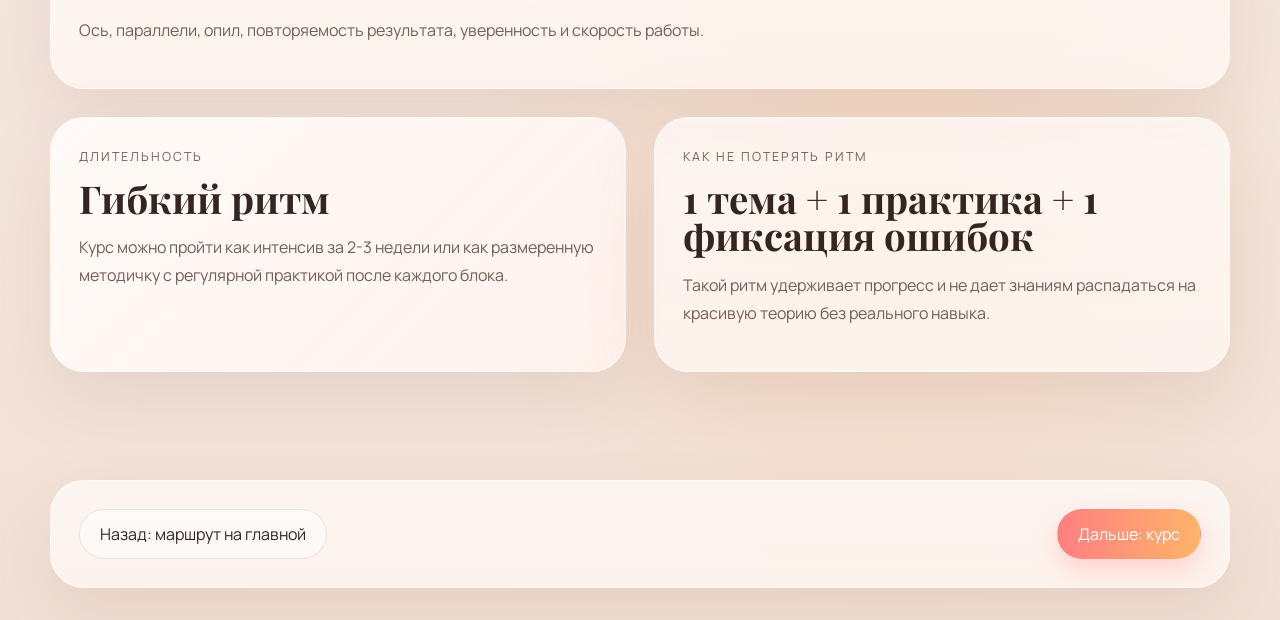
<file: route.html>
<!DOCTYPE html>
<html lang="ru">
  <head>
    <meta charset="UTF-8" />
    <meta name="viewport" content="width=device-width, initial-scale=1.0" />
    <title>MANIIKABINET | Маршрут обучения</title>
    <meta name="description" content="Маршрут обучения MANIIKABINET: от теории и строения ногтя до покрытия, формы и результата." />
    <meta name="theme-color" content="#f7e8df" />
    <link rel="preconnect" href="https://fonts.googleapis.com" />
    <link rel="preconnect" href="https://fonts.gstatic.com" crossorigin />
    <link
      href="https://fonts.googleapis.com/css2?family=Manrope:wght@400;500;600;700;800&family=Playfair+Display:wght@600;700;800&display=swap"
      rel="stylesheet"
    />
    <link rel="stylesheet" href="styles.css" />
  </head>
  <body data-page="route">
    <div class="scroll-progress" aria-hidden="true"><span id="scroll-progress-bar"></span></div>
    <div class="page-glow page-glow--top" aria-hidden="true"></div>
    <div class="page-glow page-glow--bottom" aria-hidden="true"></div>

    <header class="site-header">
      <div class="shell site-header__inner">
        <a class="brand" href="index.html">
          <span class="brand__title">MANIIKABINET</span>
          <span class="brand__sub">базовый курс маникюра</span>
        </a>
        <button class="menu-toggle" id="menu-toggle" type="button" aria-expanded="false" aria-controls="site-nav">
          <span></span>
          <span></span>
        </button>
        <nav class="site-nav" id="site-nav" aria-label="Основная навигация">
          <a href="practice.html">Практика</a>
          <a href="testing.html">Тестирование</a>
        </nav>
      </div>
    </header>

    <main class="site-main shell page-stack">
      <section class="page-head panel panel--wide">
        <p class="section-tag">Страница 3</p>
        <h1>Маршрут обучения</h1>
        <p>Путь ученика построен по профессиональной логике: понять, отработать, закрепить, проверить.</p>
      </section>

      <section class="route-list">
        <article class="panel route-item">
          <span>Этап 1</span>
          <h2>Теория ногтя и безопасность</h2>
          <p>Строение ногтевой пластины, матрикс, ложе, гипонихий, зоны риска и принципы безопасной работы.</p>
        </article>
        <article class="panel route-item">
          <span>Этап 2</span>
          <h2>Снятие и подготовка</h2>
          <p>Снятие материала по зонам, опил натурального ногтя, шлифовка, обезжиривание и база.</p>
        </article>
        <article class="panel route-item">
          <span>Этап 3</span>
          <h2>Комби-маникюр</h2>
          <p>Поднятие кутикулы, раскрытие кармана, обработка синусов, срез и полировка.</p>
        </article>
        <article class="panel route-item">
          <span>Этап 4</span>
          <h2>Покрытие и архитектура</h2>
          <p>Контур, боковые зоны, работа у кутикулы, апекс, выравнивание и чистый блик.</p>
        </article>
        <article class="panel route-item">
          <span>Этап 5</span>
          <h2>Форма и стабильность</h2>
          <p>Ось, параллели, опил, повторяемость результата, уверенность и скорость работы.</p>
        </article>
      </section>

      <section class="content-grid content-grid--two">
        <article class="panel panel--soft">
          <p class="section-tag">Длительность</p>
          <h2>Гибкий ритм</h2>
          <p>
            Курс можно пройти как интенсив за 2-3 недели или как размеренную
            методичку с регулярной практикой после каждого блока.
          </p>
        </article>
        <article class="panel">
          <p class="section-tag">Как не потерять ритм</p>
          <h2>1 тема + 1 практика + 1 фиксация ошибок</h2>
          <p>
            Такой ритм удерживает прогресс и не дает знаниям распадаться на
            красивую теорию без реального навыка.
          </p>
        </article>
      </section>
    </main>

    <footer class="site-footer shell">
      <div class="panel site-footer__panel">
        <a class="button button--ghost" href="index.html#home-route">Назад: маршрут на главной</a>
        <a class="button button--primary" href="modules.html">Дальше: курс</a>
      </div>
    </footer>

    <script src="script.js"></script>
  </body>
</html>
</file>
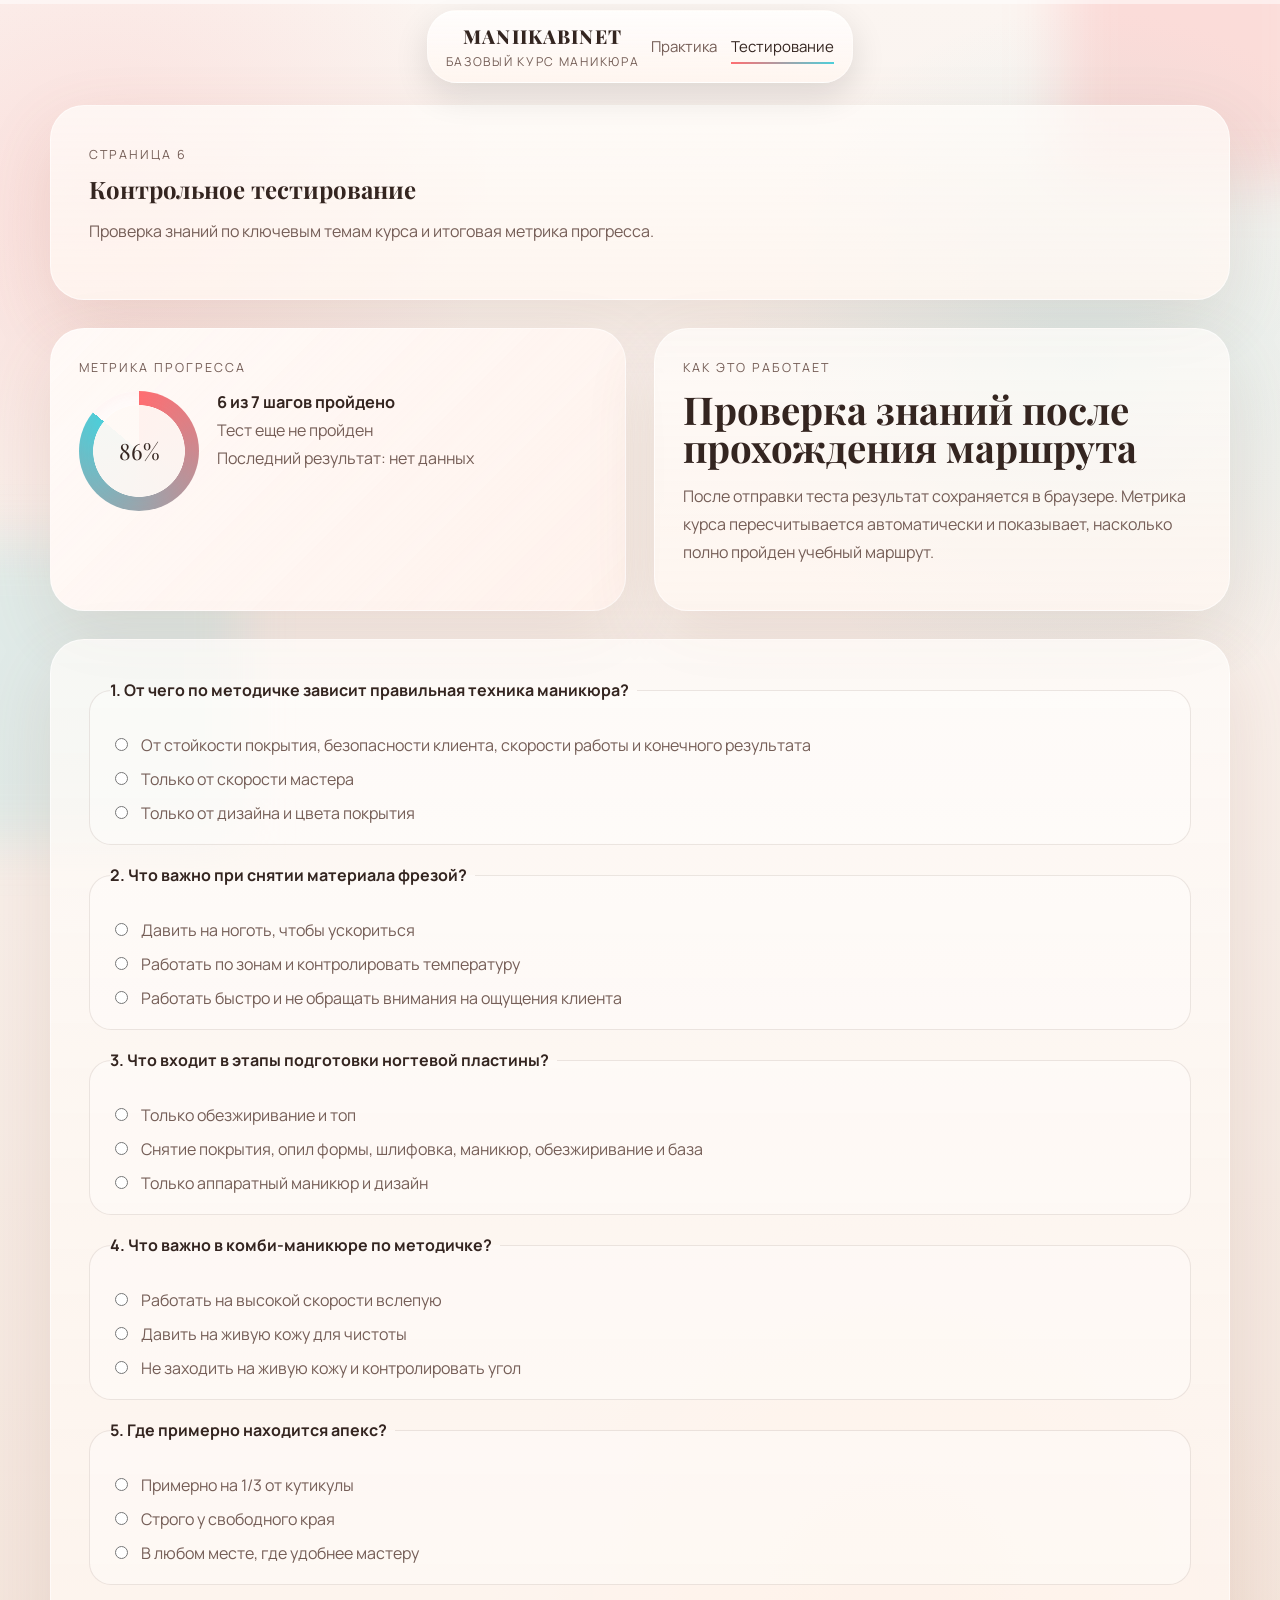
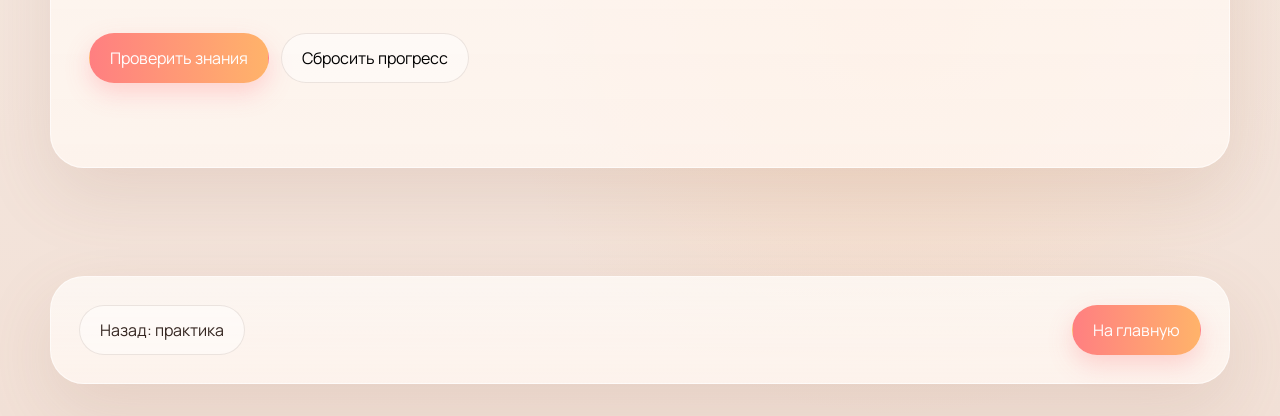
<file: testing.html>
<!DOCTYPE html>
<html lang="ru">
  <head>
    <meta charset="UTF-8" />
    <meta name="viewport" content="width=device-width, initial-scale=1.0" />
    <title>MANIIKABINET | Контрольное тестирование</title>
    <meta name="description" content="Контрольное тестирование MANIIKABINET: проверка знаний и метрика прогресса по курсу маникюра." />
    <meta name="theme-color" content="#f7e8df" />
    <link rel="preconnect" href="https://fonts.googleapis.com" />
    <link rel="preconnect" href="https://fonts.gstatic.com" crossorigin />
    <link
      href="https://fonts.googleapis.com/css2?family=Manrope:wght@400;500;600;700;800&family=Playfair+Display:wght@600;700;800&display=swap"
      rel="stylesheet"
    />
    <link rel="stylesheet" href="styles.css" />
  </head>
  <body data-page="testing">
    <div class="scroll-progress" aria-hidden="true"><span id="scroll-progress-bar"></span></div>
    <div class="page-glow page-glow--top" aria-hidden="true"></div>
    <div class="page-glow page-glow--bottom" aria-hidden="true"></div>

    <header class="site-header">
      <div class="shell site-header__inner">
        <a class="brand" href="index.html">
          <span class="brand__title">MANIIKABINET</span>
          <span class="brand__sub">базовый курс маникюра</span>
        </a>
        <button class="menu-toggle" id="menu-toggle" type="button" aria-expanded="false" aria-controls="site-nav">
          <span></span>
          <span></span>
        </button>
        <nav class="site-nav" id="site-nav" aria-label="Основная навигация">
          <a href="practice.html">Практика</a>
          <a href="testing.html">Тестирование</a>
        </nav>
      </div>
    </header>

    <main class="site-main shell page-stack">
      <section class="page-head panel panel--wide">
        <p class="section-tag">Страница 6</p>
        <h1>Контрольное тестирование</h1>
        <p>Проверка знаний по ключевым темам курса и итоговая метрика прогресса.</p>
      </section>

      <section class="content-grid content-grid--two">
        <article class="panel panel--soft">
          <p class="section-tag">Метрика прогресса</p>
          <div class="progress-widget progress-widget--column">
            <div class="progress-widget__ring"><span data-progress-percent>0%</span></div>
            <div class="progress-widget__meta">
              <strong data-progress-text>0 из 6 шагов пройдено</strong>
              <span data-quiz-status>Тест еще не пройден</span>
              <span data-quiz-score>Последний результат: нет данных</span>
            </div>
          </div>
        </article>
        <article class="panel">
          <p class="section-tag">Как это работает</p>
          <h2>Проверка знаний после прохождения маршрута</h2>
          <p>
            После отправки теста результат сохраняется в браузере. Метрика курса
            пересчитывается автоматически и показывает, насколько полно пройден
            учебный маршрут.
          </p>
        </article>
      </section>

      <section class="panel panel--wide">
        <form id="quiz-form" class="quiz-form">
          <fieldset class="quiz-item">
            <legend>1. От чего по методичке зависит правильная техника маникюра?</legend>
            <label><input type="radio" name="q1" value="1" /> От стойкости покрытия, безопасности клиента, скорости работы и конечного результата</label>
            <label><input type="radio" name="q1" value="0" /> Только от скорости мастера</label>
            <label><input type="radio" name="q1" value="0" /> Только от дизайна и цвета покрытия</label>
          </fieldset>

          <fieldset class="quiz-item">
            <legend>2. Что важно при снятии материала фрезой?</legend>
            <label><input type="radio" name="q2" value="0" /> Давить на ноготь, чтобы ускориться</label>
            <label><input type="radio" name="q2" value="1" /> Работать по зонам и контролировать температуру</label>
            <label><input type="radio" name="q2" value="0" /> Работать быстро и не обращать внимания на ощущения клиента</label>
          </fieldset>

          <fieldset class="quiz-item">
            <legend>3. Что входит в этапы подготовки ногтевой пластины?</legend>
            <label><input type="radio" name="q3" value="0" /> Только обезжиривание и топ</label>
            <label><input type="radio" name="q3" value="1" /> Снятие покрытия, опил формы, шлифовка, маникюр, обезжиривание и база</label>
            <label><input type="radio" name="q3" value="0" /> Только аппаратный маникюр и дизайн</label>
          </fieldset>

          <fieldset class="quiz-item">
            <legend>4. Что важно в комби-маникюре по методичке?</legend>
            <label><input type="radio" name="q4" value="0" /> Работать на высокой скорости вслепую</label>
            <label><input type="radio" name="q4" value="0" /> Давить на живую кожу для чистоты</label>
            <label><input type="radio" name="q4" value="1" /> Не заходить на живую кожу и контролировать угол</label>
          </fieldset>

          <fieldset class="quiz-item">
            <legend>5. Где примерно находится апекс?</legend>
            <label><input type="radio" name="q5" value="1" /> Примерно на 1/3 от кутикулы</label>
            <label><input type="radio" name="q5" value="0" /> Строго у свободного края</label>
            <label><input type="radio" name="q5" value="0" /> В любом месте, где удобнее мастеру</label>
          </fieldset>

          <div class="quiz-actions">
            <button class="button button--primary" type="submit">Проверить знания</button>
            <button class="button button--ghost" type="button" id="reset-progress">Сбросить прогресс</button>
          </div>
        </form>

        <div class="quiz-result" id="quiz-result" aria-live="polite"></div>
      </section>
    </main>

    <footer class="site-footer shell">
      <div class="panel site-footer__panel">
        <a class="button button--ghost" href="practice.html">Назад: практика</a>
        <a class="button button--primary" href="index.html">На главную</a>
      </div>
    </footer>

    <script src="script.js"></script>
  </body>
</html>
</file>
<file: styles.css>
:root {
  --bg: #f7eee9;
  --bg-deep: #efd9cc;
  --panel: rgba(255, 250, 246, 0.72);
  --panel-soft: rgba(255, 244, 238, 0.92);
  --line: rgba(121, 90, 79, 0.14);
  --line-strong: rgba(255, 101, 120, 0.35);
  --text: #342520;
  --muted: #755e57;
  --accent: #ff6e72;
  --accent-2: #4dcfda;
  --accent-3: #ffb36a;
  --accent-4: #d15cff;
  --shadow: 0 26px 70px rgba(148, 99, 77, 0.14);
  --radius-xl: 34px;
  --radius-lg: 26px;
  --radius-md: 18px;
  --header-h: 88px;
  --home-scene-min: calc(100svh - var(--header-h) - 28px);
}

* {
  box-sizing: border-box;
}

html {
  scroll-behavior: smooth;
}

body[data-page="home"] {
  scroll-snap-type: y mandatory;
  scroll-padding-top: calc(var(--header-h) + 18px);
}

body {
  margin: 0;
  min-height: 100vh;
  font-family: "Manrope", sans-serif;
  color: var(--text);
  background:
    radial-gradient(circle at 8% 10%, rgba(255, 110, 114, 0.16), transparent 18%),
    radial-gradient(circle at 85% 18%, rgba(77, 207, 218, 0.16), transparent 18%),
    radial-gradient(circle at 70% 80%, rgba(255, 179, 106, 0.18), transparent 22%),
    linear-gradient(180deg, #fbf5f1 0%, #f7ede7 45%, #f2e1d7 100%);
  overflow-x: hidden;
}

body[data-page="home"] {
  background:
    radial-gradient(circle at 18% 16%, rgba(255, 132, 120, 0.18), transparent 22%),
    radial-gradient(circle at 82% 14%, rgba(77, 207, 218, 0.16), transparent 20%),
    radial-gradient(circle at 68% 72%, rgba(255, 179, 106, 0.16), transparent 24%),
    radial-gradient(circle at 24% 82%, rgba(209, 92, 255, 0.1), transparent 18%),
    linear-gradient(180deg, #3d2622 0%, #5a342e 28%, #7c4f46 56%, #b88a78 100%);
  --text: #fff7f1;
  --muted: rgba(255, 241, 233, 0.82);
  --line: rgba(255, 244, 239, 0.22);
  --line-strong: rgba(255, 177, 162, 0.48);
}

body[data-page="home"] .page-glow {
  opacity: 0.68;
}

body.menu-open {
  overflow: hidden;
}

a {
  color: inherit;
  text-decoration: none;
}

button,
input {
  font: inherit;
}

.shell {
  width: min(1180px, calc(100% - 28px));
  margin: 0 auto;
}

.scroll-progress {
  position: fixed;
  inset: 0 0 auto;
  z-index: 300;
  height: 4px;
  background: rgba(255, 255, 255, 0.5);
}

.scroll-progress span {
  display: block;
  width: 0;
  height: 100%;
  background: linear-gradient(90deg, var(--accent), var(--accent-2), var(--accent-4));
  box-shadow: 0 0 16px rgba(255, 110, 114, 0.35);
}

.page-glow {
  position: fixed;
  inset: auto;
  pointer-events: none;
  z-index: -1;
  filter: blur(28px);
}

.page-glow--top {
  top: -80px;
  right: -40px;
  width: 260px;
  height: 260px;
  background: rgba(255, 110, 114, 0.18);
}

.page-glow--bottom {
  bottom: 60px;
  left: -60px;
  width: 300px;
  height: 300px;
  background: rgba(77, 207, 218, 0.14);
}

.site-header {
  position: sticky;
  top: 0;
  z-index: 200;
  padding-top: 10px;
  padding-inline: 12px;
  display: flex;
  justify-content: center;
  transition: padding-top 420ms cubic-bezier(0.22, 1, 0.36, 1);
}

.site-header__inner {
  display: flex;
  align-items: center;
  justify-content: center;
  flex-wrap: wrap;
  width: fit-content;
  max-width: calc(100vw - 24px);
  min-width: 0;
  margin: 0 auto;
  gap: 12px;
  min-height: 72px;
  padding: 12px 18px;
  border: 1px solid rgba(255, 255, 255, 0.42);
  border-radius: 30px;
  background:
    linear-gradient(180deg, rgba(255, 255, 255, 0.78), rgba(255, 245, 239, 0.7)),
    rgba(255, 248, 243, 0.56);
  backdrop-filter: blur(24px) saturate(1.12);
  -webkit-backdrop-filter: blur(24px) saturate(1.12);
  box-shadow:
    0 12px 34px rgba(16, 8, 7, 0.12),
    inset 0 1px 0 rgba(255, 255, 255, 0.22);
  transform-origin: top center;
  overflow: clip;
  transition:
    min-height 560ms cubic-bezier(0.22, 1, 0.36, 1),
    padding 560ms cubic-bezier(0.22, 1, 0.36, 1),
    width 560ms cubic-bezier(0.22, 1, 0.36, 1),
    max-width 560ms cubic-bezier(0.22, 1, 0.36, 1),
    border-radius 560ms cubic-bezier(0.22, 1, 0.36, 1),
    border-color 420ms ease,
    background 420ms ease,
    box-shadow 560ms ease,
    transform 560ms cubic-bezier(0.22, 1, 0.36, 1);
}

.brand {
  display: inline-flex;
  flex-direction: column;
  gap: 4px;
  align-items: center;
  text-align: center;
}

.brand__title {
  font-family: "Playfair Display", serif;
  font-size: 1.2rem;
  font-weight: 800;
  letter-spacing: 0.06em;
}

.brand__sub {
  font-size: 0.76rem;
  letter-spacing: 0.14em;
  text-transform: uppercase;
  color: var(--muted);
}

.site-nav {
  display: flex;
  align-items: center;
  justify-content: center;
  flex-wrap: nowrap;
  gap: 14px;
}

.scene-rail {
  display: none;
}

body[data-page="home"] .site-header {
  padding-top: 10px;
}

body[data-page="home"] .site-header__inner {
  border-color: rgba(255, 255, 255, 0.18);
  background:
    linear-gradient(180deg, rgba(255, 255, 255, 0.18), rgba(255, 255, 255, 0.1)),
    rgba(255, 248, 243, 0.08);
  backdrop-filter: blur(24px) saturate(1.2);
  -webkit-backdrop-filter: blur(24px) saturate(1.2);
  box-shadow:
    0 12px 34px rgba(16, 8, 7, 0.18),
    inset 0 1px 0 rgba(255, 255, 255, 0.22);
}

body[data-page="home"] .scene-rail {
  display: flex;
  align-items: center;
  justify-content: center;
  gap: 8px;
  min-width: 0;
  overflow: hidden;
  max-width: min(52vw, 620px);
}

body[data-page="home"] .scene-rail a {
  display: inline-flex;
  align-items: center;
  max-width: 0;
  overflow: hidden;
  white-space: nowrap;
  padding: 0;
  border-radius: 22px;
  border: 1px solid rgba(255, 244, 239, 0);
  background: rgba(255, 255, 255, 0);
  color: rgba(255, 246, 241, 0);
  opacity: 0;
  transform: translate3d(0, 24px, 0) scale3d(0.82, 0.7, 1);
  transform-origin: center bottom;
  transition:
    max-width 1500ms cubic-bezier(0.16, 1, 0.3, 1),
    padding 1500ms cubic-bezier(0.16, 1, 0.3, 1),
    opacity 1100ms ease,
    color 1100ms ease,
    background 1100ms ease,
    border-color 1100ms ease,
    transform 1500ms cubic-bezier(0.16, 1, 0.3, 1),
    border-radius 1500ms cubic-bezier(0.16, 1, 0.3, 1);
}

body[data-page="home"] .scene-rail a.is-visible {
  max-width: 210px;
  padding: 8px 12px;
  border-color: rgba(255, 244, 239, 0.16);
  background: rgba(255, 255, 255, 0.08);
  color: rgba(255, 248, 242, 0.88);
  opacity: 1;
  transform: translate3d(0, 0, 0) scale3d(1, 1, 1);
  border-radius: 999px;
}

body[data-page="home"] .scene-rail a.is-current {
  border-color: rgba(255, 244, 239, 0.28);
  background: rgba(255, 255, 255, 0.16);
  color: #fffaf6;
}

body[data-page="home"] .site-header.is-condensed {
  padding-top: 6px;
}

body[data-page="home"] .site-header.is-condensed .site-header__inner {
  min-height: 62px;
  padding: 10px 15px;
  gap: 10px;
  transform: translateY(0);
}

body[data-page="home"] .site-header.is-blooming .site-header__inner {
  min-height: 76px;
  padding-top: 13px;
  padding-bottom: 13px;
  transform: scale3d(1.006, 1.024, 1);
  border-radius: 32px;
  box-shadow:
    0 20px 48px rgba(16, 8, 7, 0.26),
    inset 0 1px 0 rgba(255, 255, 255, 0.24);
}

body[data-page="home"] .site-header.is-settling .site-header__inner {
  min-height: 60px;
  padding-top: 9px;
  padding-bottom: 9px;
  transform: scale3d(0.999, 0.985, 1);
  border-radius: 28px;
  box-shadow:
    0 10px 26px rgba(16, 8, 7, 0.16),
    inset 0 1px 0 rgba(255, 255, 255, 0.18);
}

body[data-page="home"] .site-header.is-rippling .site-header__inner {
  min-height: 68px;
  padding-top: 11px;
  padding-bottom: 11px;
  transform: scale3d(1.003, 1.012, 1);
  border-radius: 30px;
}

body[data-page="home"] .site-header.is-condensed .brand__sub {
  opacity: 0.62;
  transform: translateY(-1px) scale(0.98);
}

body[data-page="home"] .brand__sub {
  opacity: 1;
  transform-origin: center;
  transition: opacity 320ms ease, transform 320ms ease;
}

.site-nav a {
  position: relative;
  font-size: 0.94rem;
  color: var(--muted);
}

.site-nav a::after {
  content: "";
  position: absolute;
  left: 0;
  right: 0;
  bottom: -7px;
  height: 2px;
  background: linear-gradient(90deg, var(--accent), var(--accent-2));
  transform: scaleX(0);
  transform-origin: left;
  transition: transform 180ms ease;
}

.site-nav a:hover,
.site-nav a.is-active {
  color: var(--text);
}

.site-nav a:hover::after,
.site-nav a.is-active::after {
  transform: scaleX(1);
}

.menu-toggle {
  display: none;
  width: 46px;
  height: 46px;
  padding: 0;
  border: 1px solid var(--line);
  border-radius: 50%;
  background: rgba(255, 255, 255, 0.4);
}

.menu-toggle span {
  display: block;
  width: 18px;
  height: 2px;
  margin: 5px auto;
  background: currentColor;
}

.site-main {
  padding: 22px 0 108px;
}

body[data-page="home"] .site-main {
  padding: 14px 0 0;
}

.panel {
  border: 1px solid rgba(255, 255, 255, 0.56);
  border-radius: var(--radius-xl);
  background: linear-gradient(180deg, rgba(255, 252, 249, 0.74), rgba(255, 246, 240, 0.84));
  box-shadow: var(--shadow);
}

body[data-page="home"] .hero__copy,
body[data-page="home"] .editorial-lead,
body[data-page="home"] .editorial-index,
body[data-page="home"] .hero-facts__lead,
body[data-page="home"] .hero-facts__metrics,
body[data-page="home"] .editorial-route__head,
body[data-page="home"] .site-footer__blessing,
body[data-page="home"] .site-footer__panel .pager {
  position: relative;
  border: 1px solid rgba(255, 244, 239, 0.16);
  background:
    linear-gradient(180deg, rgba(255, 255, 255, 0.14), rgba(255, 255, 255, 0.08)),
    rgba(255, 248, 243, 0.08);
  box-shadow:
    0 22px 54px rgba(16, 8, 7, 0.2),
    inset 0 1px 0 rgba(255, 255, 255, 0.18);
  backdrop-filter: blur(22px) saturate(1.16);
  -webkit-backdrop-filter: blur(22px) saturate(1.16);
}

body[data-page="home"] .hero__copy::before,
body[data-page="home"] .editorial-lead::before,
body[data-page="home"] .editorial-index::before,
body[data-page="home"] .hero-facts__lead::before,
body[data-page="home"] .hero-facts__metrics::before,
body[data-page="home"] .editorial-route__head::before,
body[data-page="home"] .site-footer__blessing::after,
body[data-page="home"] .site-footer__panel .pager::before {
  content: "";
  position: absolute;
  inset: 0;
  border-radius: inherit;
  background:
    linear-gradient(135deg, rgba(255, 255, 255, 0.16), transparent 26%, transparent 72%, rgba(255, 255, 255, 0.08));
  pointer-events: none;
  opacity: 0.8;
}

body[data-page="home"] .brand__sub,
body[data-page="home"] .site-nav a,
body[data-page="home"] .lede,
body[data-page="home"] .hero-facts__metrics span,
body[data-page="home"] .editorial-index__list span,
body[data-page="home"] .editorial-route__head p:last-child,
body[data-page="home"] .site-footer p {
  color: var(--muted);
}

body[data-page="home"] .brand__title,
body[data-page="home"] .site-nav a:hover,
body[data-page="home"] .site-nav a.is-active,
body[data-page="home"] .hero h1,
body[data-page="home"] .hero-facts__lead h2,
body[data-page="home"] .editorial-lead h2,
body[data-page="home"] .editorial-route__head h2,
body[data-page="home"] .route-beat h3,
body[data-page="home"] .site-footer__blessing strong {
  color: var(--text);
}

body[data-page="home"] .section-tag,
body[data-page="home"] .eyebrow,
body[data-page="home"] .site-footer__eyebrow,
body[data-page="home"] .chip strong,
body[data-page="home"] .route-beat span,
body[data-page="home"] .hero-facts__lead p {
  color: #ffd1c4;
}

.panel--soft {
  background:
    linear-gradient(135deg, rgba(255, 255, 255, 0.55), rgba(255, 242, 236, 0.95)),
    var(--panel-soft);
}

.panel--hero,
.panel--wide {
  padding: clamp(22px, 4vw, 38px);
}

.hero {
  padding: 10px 0 0;
}

.hero__copy {
  width: 100%;
  max-width: 920px;
  padding-block: clamp(30px, 4.8vw, 52px);
}

.eyebrow,
.section-tag {
  margin: 0 0 12px;
  color: var(--accent);
  text-transform: uppercase;
  letter-spacing: 0.16em;
  font-size: 0.78rem;
}

.hero h1,
.page-head h1,
.overview-grid h2,
.roadmap-banner h2,
.content-grid h2,
.module-card h2,
.task-panel h2 {
  margin: 0;
  font-family: "Playfair Display", serif;
  line-height: 0.98;
}

.hero h1 {
  font-size: clamp(2.8rem, 7vw, 6rem);
}

.hero__title-link {
  display: inline-block;
  color: inherit;
}

.hero h1 span {
  display: block;
  color: #ff7f81;
}

.lede,
.overview-grid p,
.roadmap-banner p,
.content-grid p,
.module-card p,
.task-panel p,
.site-footer p,
.page-head p,
.route-item p,
.quiz-result {
  color: var(--muted);
  line-height: 1.75;
}

.hero__chips {
  display: grid;
  grid-template-columns: repeat(3, minmax(0, 1fr));
  gap: 14px;
  margin-top: 30px;
}

.chip {
  padding: 16px;
  border-radius: 20px;
  border: 1px solid rgba(121, 90, 79, 0.1);
  background: rgba(255, 255, 255, 0.34);
}

body[data-page="home"] .chip {
  border-color: rgba(255, 241, 233, 0.16);
  background: rgba(255, 255, 255, 0.08);
}

.chip strong,
.chip span {
  display: block;
}

.chip strong {
  margin-bottom: 8px;
  font-size: 0.82rem;
  color: var(--accent);
  text-transform: uppercase;
  letter-spacing: 0.08em;
}

.hero__actions,
.pager,
.quiz-actions {
  display: flex;
  flex-wrap: wrap;
  gap: 12px;
  margin-top: 30px;
}

.button {
  display: inline-flex;
  align-items: center;
  justify-content: center;
  min-height: 50px;
  padding: 0 20px;
  border-radius: 999px;
  border: 1px solid transparent;
  transition: transform 180ms ease, box-shadow 180ms ease;
}

.button:hover {
  transform: translateY(-2px);
}

.button--primary {
  background: linear-gradient(90deg, #ff7f81, #ffb36a);
  color: white;
  box-shadow: 0 10px 24px rgba(255, 110, 114, 0.26);
}

.button--ghost {
  border-color: var(--line);
  background: rgba(255, 255, 255, 0.46);
}

body[data-page="home"] .button--ghost {
  color: var(--text);
  border-color: rgba(255, 241, 233, 0.22);
  background: rgba(255, 255, 255, 0.08);
}

.hero-facts {
  display: grid;
  grid-template-columns: 1.08fr 0.92fr;
  gap: 24px;
  align-items: end;
  padding: clamp(28px, 4vw, 42px);
}

.hero-facts__lead,
.hero-facts__metrics {
  padding: 26px 0;
}

body[data-page="home"] .hero-facts {
  border: 0;
  background: none;
  box-shadow: none;
  backdrop-filter: none;
}

body[data-page="home"] .hero-facts__lead,
body[data-page="home"] .hero-facts__metrics {
  padding: clamp(22px, 3vw, 28px);
  border-radius: 28px;
}

.hero-facts__lead p {
  margin: 0 0 12px;
  text-transform: uppercase;
  letter-spacing: 0.16em;
  font-size: 0.76rem;
}

.hero-facts__lead h2 {
  margin: 0;
  max-width: 720px;
  font-family: "Playfair Display", serif;
  font-size: clamp(2rem, 4vw, 3.4rem);
  line-height: 1.04;
  text-shadow: 0 8px 30px rgba(0, 0, 0, 0.18);
}

.hero-facts__metrics {
  display: grid;
  grid-template-columns: repeat(3, minmax(0, 1fr));
  gap: 18px;
}

.hero-facts__metrics div {
  padding: 22px 18px;
  border-top: 1px solid rgba(255, 241, 233, 0.18);
}

.hero-facts__metrics strong,
.hero-facts__metrics span {
  display: block;
}

.hero-facts__metrics strong {
  margin-bottom: 8px;
  font-size: clamp(1.8rem, 4vw, 2.4rem);
  color: #ffe4db;
}

.hero-facts__metrics span {
  color: var(--muted);
  line-height: 1.5;
}

.home-scene {
  min-height: calc(100svh - 24px);
  display: grid;
  align-items: center;
  align-content: center;
  scroll-snap-align: start;
  scroll-snap-stop: always;
  padding-block: clamp(28px, 4vw, 56px);
}

.home-scene--hero {
  align-items: end;
}

.home-scene--metrics,
.home-scene--editorial,
.home-scene--route,
.home-scene--blessing {
  min-height: calc(100svh - 24px);
}

.home-scene--route,
.home-scene--blessing {
  gap: 24px;
}

.reveal {
  --reveal-progress: 0;
  opacity: calc(0.08 + (var(--reveal-progress) * 0.92));
  transform:
    translate3d(0, calc((0.5 - var(--reveal-progress)) * 78px), 0)
    scale(calc(0.965 + (var(--reveal-progress) * 0.035)));
  filter: saturate(calc(0.8 + (var(--reveal-progress) * 0.2)));
  transition: opacity 180ms linear, transform 180ms linear, filter 180ms linear;
}

.reveal.is-visible {
  box-shadow:
    var(--shadow),
    0 0 0 1px rgba(255, 255, 255, 0.18),
    0 22px 44px rgba(255, 110, 114, 0.08);
}

body[data-page="home"] .reveal.is-visible {
  box-shadow: none;
}

.reveal--hero {
  transform:
    translate3d(0, calc((0.5 - var(--reveal-progress)) * 56px), 0)
    scale(calc(0.98 + (var(--reveal-progress) * 0.02)));
}

.reveal > * {
  opacity: calc(0.18 + (var(--reveal-progress) * 0.82));
  transform: translate3d(0, calc((1 - var(--reveal-progress)) * 18px), 0);
  transition: opacity 200ms linear, transform 200ms linear;
}

body[data-page="home"] .hero__copy > *,
body[data-page="home"] .hero-facts__lead > *,
body[data-page="home"] .hero-facts__metrics > *,
body[data-page="home"] .editorial-lead > *,
body[data-page="home"] .editorial-index > *,
body[data-page="home"] .editorial-index__list > *,
body[data-page="home"] .editorial-route__head > *,
body[data-page="home"] .editorial-route__track > *,
body[data-page="home"] .site-footer__blessing > *,
body[data-page="home"] .site-footer__panel .pager {
  opacity: 0;
  transform: translate3d(0, 34px, 0) scale(0.985);
  transition:
    opacity 360ms cubic-bezier(0.22, 1, 0.36, 1),
    transform 420ms cubic-bezier(0.22, 1, 0.36, 1);
}

body[data-page="home"] .home-scene.is-active .hero__copy > *,
body[data-page="home"] .home-scene.is-active .hero-facts__lead > *,
body[data-page="home"] .home-scene.is-active .hero-facts__metrics > *,
body[data-page="home"] .home-scene.is-active .editorial-lead > *,
body[data-page="home"] .home-scene.is-active .editorial-index > *,
body[data-page="home"] .home-scene.is-active .editorial-index__list > *,
body[data-page="home"] .home-scene.is-active .editorial-route__head > *,
body[data-page="home"] .home-scene.is-active .editorial-route__track > *,
body[data-page="home"] .home-scene.is-active .site-footer__blessing > *,
body[data-page="home"] .home-scene.is-active .site-footer__panel .pager {
  opacity: 1;
  transform: translate3d(0, 0, 0) scale(1);
}

body[data-page="home"] .hero__copy > *:nth-child(1),
body[data-page="home"] .hero-facts__lead > *:nth-child(1),
body[data-page="home"] .editorial-lead > *:nth-child(1),
body[data-page="home"] .editorial-route__head > *:nth-child(1),
body[data-page="home"] .site-footer__blessing > *:nth-child(1) {
  transition-delay: 0ms;
}

body[data-page="home"] .hero__copy > *:nth-child(2),
body[data-page="home"] .hero-facts__lead > *:nth-child(2),
body[data-page="home"] .editorial-lead > *:nth-child(2),
body[data-page="home"] .editorial-route__head > *:nth-child(2),
body[data-page="home"] .site-footer__blessing > *:nth-child(2),
body[data-page="home"] .hero-facts__metrics > *:nth-child(1),
body[data-page="home"] .editorial-index__list > *:nth-child(1),
body[data-page="home"] .editorial-route__track > *:nth-child(1) {
  transition-delay: 70ms;
}

body[data-page="home"] .hero__copy > *:nth-child(3),
body[data-page="home"] .site-footer__blessing > *:nth-child(3),
body[data-page="home"] .hero-facts__metrics > *:nth-child(2),
body[data-page="home"] .editorial-index__list > *:nth-child(2),
body[data-page="home"] .editorial-route__track > *:nth-child(2) {
  transition-delay: 130ms;
}

body[data-page="home"] .hero__copy > *:nth-child(4),
body[data-page="home"] .site-footer__blessing > *:nth-child(4),
body[data-page="home"] .hero-facts__metrics > *:nth-child(3),
body[data-page="home"] .editorial-index__list > *:nth-child(3),
body[data-page="home"] .editorial-route__track > *:nth-child(3),
body[data-page="home"] .site-footer__panel .pager {
  transition-delay: 190ms;
}

body[data-page="home"] .hero__copy > *:nth-child(5),
body[data-page="home"] .editorial-index__list > *:nth-child(4),
body[data-page="home"] .editorial-route__track > *:nth-child(4) {
  transition-delay: 250ms;
}

body[data-page="home"] .hero__copy > *:nth-child(6),
body[data-page="home"] .editorial-index__list > *:nth-child(5),
body[data-page="home"] .editorial-route__track > *:nth-child(5) {
  transition-delay: 310ms;
}

.editorial-flow,
.overview-grid,
.content-grid,
.route-list,
.module-grid,
.practice-grid,
.page-stack {
  display: grid;
  gap: 28px;
}

.overview-grid article,
.content-grid article,
.route-item,
.module-card,
.task-panel,
.site-footer__panel {
  padding: 28px;
}

.editorial-flow {
  grid-template-columns: minmax(0, 1.08fr) minmax(320px, 0.92fr);
  align-items: center;
  padding-block: 0;
}

.editorial-lead,
.editorial-index {
  padding: clamp(28px, 4vw, 42px);
}

body[data-page="home"] .editorial-index {
  position: relative;
  overflow: visible;
}

body[data-page="home"] .editorial-index > * {
  position: relative;
  z-index: 1;
}

body[data-page="home"] .editorial-index .section-tag {
  display: inline;
  padding: 0.1em 0.36em 0.14em;
  color: #fff8f2;
  background: rgba(255, 255, 255, 0.08);
  backdrop-filter: invert(1) saturate(0.78) contrast(1.08);
  -webkit-backdrop-filter: invert(1) saturate(0.78) contrast(1.08);
  box-decoration-break: clone;
  -webkit-box-decoration-break: clone;
}

.editorial-lead h2,
.editorial-route__head h2 {
  margin: 0;
  font-family: "Playfair Display", serif;
  font-size: clamp(2rem, 4vw, 3.3rem);
  line-height: 1.02;
}

.editorial-lead p:last-child {
  max-width: 720px;
  margin-top: 18px;
}

.editorial-index__list {
  display: grid;
  gap: 12px;
}

.editorial-index__list div {
  display: grid;
  grid-template-columns: 42px 1fr;
  gap: 12px;
  align-items: start;
  padding: 14px 0;
  border-bottom: 1px solid rgba(121, 90, 79, 0.1);
}

body[data-page="home"] .editorial-index__list div {
  padding: 14px 0;
  border-bottom-color: rgba(255, 241, 233, 0.12);
  border-radius: 18px;
  background: rgba(255, 255, 255, 0.04);
}

.editorial-index__list div:last-child {
  border-bottom: 0;
  padding-bottom: 0;
}

.editorial-index__list strong {
  color: var(--accent);
  font-size: 0.86rem;
  letter-spacing: 0.12em;
}

body[data-page="home"] .editorial-index__list strong {
  display: inline;
  width: fit-content;
  padding: 0.1em 0.42em 0.14em;
  color: #fff8f2;
  background: rgba(255, 255, 255, 0.08);
  backdrop-filter: invert(1) saturate(0.78) contrast(1.08);
  -webkit-backdrop-filter: invert(1) saturate(0.78) contrast(1.08);
  box-decoration-break: clone;
  -webkit-box-decoration-break: clone;
}

.editorial-index__list span {
  color: var(--muted);
  line-height: 1.55;
}

body[data-page="home"] .editorial-index__list span {
  display: inline;
  width: fit-content;
  padding: 0.14em 0.42em 0.18em;
  color: #fff8f2;
  background: rgba(255, 255, 255, 0.08);
  backdrop-filter: invert(1) saturate(0.78) contrast(1.08);
  -webkit-backdrop-filter: invert(1) saturate(0.78) contrast(1.08);
  box-decoration-break: clone;
  -webkit-box-decoration-break: clone;
}

.editorial-route {
  grid-column: 1 / -1;
  padding: clamp(28px, 4vw, 42px);
}

body[data-page="home"] .editorial-route {
  border: 0;
  background: none;
  box-shadow: none;
  padding-inline: 0;
}

.editorial-route__head {
  display: grid;
  grid-template-columns: minmax(0, 0.9fr) minmax(280px, 0.7fr);
  gap: 28px;
  align-items: end;
}

body[data-page="home"] .editorial-route {
  border: 0;
  background: none;
  box-shadow: none;
  backdrop-filter: none;
}

body[data-page="home"] .editorial-route__head {
  padding: clamp(24px, 3vw, 32px);
  border-radius: 30px;
  margin-bottom: 26px;
}

.editorial-route__head p:last-child {
  margin: 0;
  color: var(--muted);
  line-height: 1.75;
}

.editorial-route__track {
  position: relative;
  display: grid;
  grid-template-columns: repeat(5, minmax(0, 1fr));
  gap: 16px;
  margin-top: 30px;
}

.editorial-route__track::before {
  content: "";
  position: absolute;
  left: 30px;
  right: 30px;
  top: 34px;
  height: 1px;
  background: linear-gradient(90deg, rgba(255, 110, 114, 0.22), rgba(77, 207, 218, 0.22));
}

.route-beat {
  position: relative;
  padding: 54px 18px 20px;
  border-radius: 22px;
  background: rgba(255, 255, 255, 0.28);
  border: 1px solid rgba(255, 255, 255, 0.46);
  box-shadow: inset 0 1px 0 rgba(255, 255, 255, 0.35);
  overflow: hidden;
}

body[data-page="home"] .route-beat {
  background:
    linear-gradient(180deg, rgba(255, 255, 255, 0.16), rgba(255, 255, 255, 0.08)),
    rgba(255, 248, 243, 0.08);
  border-color: rgba(255, 244, 239, 0.18);
  box-shadow:
    0 18px 38px rgba(16, 8, 7, 0.18),
    inset 0 1px 0 rgba(255, 255, 255, 0.16);
  backdrop-filter: blur(18px) saturate(1.08);
  -webkit-backdrop-filter: blur(18px) saturate(1.08);
}

body[data-page="home"] .route-beat::after {
  content: "";
  position: absolute;
  inset: 0;
  border-radius: inherit;
  background:
    linear-gradient(135deg, rgba(255, 255, 255, 0.14), transparent 28%, transparent 72%, rgba(255, 255, 255, 0.06));
  pointer-events: none;
  opacity: 0.9;
}

.route-beat::before {
  content: "";
  position: absolute;
  top: 23px;
  left: 18px;
  width: 22px;
  height: 22px;
  border-radius: 50%;
  background: linear-gradient(135deg, var(--accent), var(--accent-2));
  box-shadow: 0 0 0 6px rgba(255, 255, 255, 0.6);
}

.route-beat:nth-child(2) {
  transform: translateY(18px);
}

.route-beat:nth-child(4) {
  transform: translateY(18px);
}

.route-beat span {
  display: inline-block;
  margin-bottom: 10px;
  color: var(--accent);
  font-size: 0.8rem;
  letter-spacing: 0.12em;
}

.route-beat h3 {
  margin: 0;
  font-size: 1.08rem;
  line-height: 1.35;
}

.site-footer__panel--blessing {
  width: 100%;
  padding: clamp(32px, 5vw, 52px);
}

.site-footer__blessing strong {
  display: block;
  margin: 12px 0 14px;
  font-family: "Playfair Display", serif;
  font-size: clamp(2rem, 4.3vw, 3.5rem);
  line-height: 1.04;
}

.clean-list {
  margin: 0;
  padding-left: 20px;
  color: var(--muted);
  line-height: 1.8;
}

.page-head p,
.progress-summary p {
  max-width: 860px;
}

.content-grid--two {
  grid-template-columns: repeat(2, minmax(0, 1fr));
}

.content-grid--three {
  grid-template-columns: repeat(3, minmax(0, 1fr));
}

.route-item span {
  display: inline-block;
  margin-bottom: 10px;
  color: var(--accent-2);
  font-size: 0.82rem;
  letter-spacing: 0.12em;
  text-transform: uppercase;
}

.route-item h2,
.content-grid h2,
.task-panel h2 {
  font-size: clamp(1.6rem, 3vw, 2.4rem);
}

.module-grid,
.practice-grid {
  grid-template-columns: repeat(2, minmax(0, 1fr));
}

.course-hub {
  display: grid;
  grid-template-columns: 320px minmax(0, 1fr);
  gap: 18px;
  align-items: start;
}

.course-sidebar {
  position: sticky;
  top: calc(var(--header-h) + 24px);
  padding: 22px;
  display: grid;
  gap: 18px;
}

.course-sidebar__block {
  display: grid;
  gap: 12px;
}

.course-toc {
  display: grid;
  gap: 10px;
}

.course-toc a {
  display: grid;
  gap: 4px;
  padding: 14px 16px;
  border-radius: 18px;
  border: 1px solid var(--line);
  background: rgba(255, 255, 255, 0.38);
  transition: border-color 180ms ease, transform 180ms ease, box-shadow 180ms ease;
}

.course-toc a:hover,
.course-toc a.is-current {
  transform: translateY(-1px);
  border-color: var(--line-strong);
  box-shadow: 0 12px 22px rgba(255, 110, 114, 0.08);
}

.course-toc a strong {
  font-size: 0.86rem;
  color: var(--accent);
}

.course-toc a span {
  color: var(--text);
  line-height: 1.45;
}

.course-side-note {
  padding: 16px;
}

.course-main,
.course-chapters {
  display: grid;
  gap: 18px;
}

.course-hero-card {
  display: grid;
  grid-template-columns: 1fr auto;
  gap: 18px;
  align-items: end;
}

.course-hero-card__badges {
  display: flex;
  flex-wrap: wrap;
  justify-content: end;
  gap: 10px;
}

.course-hero-card__badges span {
  display: inline-flex;
  padding: 10px 14px;
  border-radius: 999px;
  background: rgba(255, 255, 255, 0.44);
  border: 1px solid rgba(255, 255, 255, 0.56);
}

.chapter-card {
  padding: 24px;
  scroll-margin-top: calc(var(--header-h) + 24px);
}

.chapter-card__head {
  display: grid;
  grid-template-columns: auto 1fr auto;
  gap: 16px;
  align-items: start;
}

.chapter-card__index {
  display: inline-flex;
  align-items: center;
  justify-content: center;
  width: 52px;
  height: 52px;
  border-radius: 50%;
  background: rgba(209, 92, 255, 0.12);
  color: var(--accent-4);
  font-weight: 800;
}

.chapter-card__title h2 {
  margin: 0;
  font-family: "Playfair Display", serif;
  font-size: clamp(1.7rem, 3vw, 2.5rem);
  line-height: 1.02;
}

.chapter-card__title p {
  margin: 10px 0 0;
  color: var(--muted);
  line-height: 1.75;
}

.chapter-status {
  min-width: 132px;
  display: grid;
  gap: 10px;
}

.chapter-status__pill {
  display: inline-flex;
  justify-content: center;
  padding: 8px 12px;
  border-radius: 999px;
  background: rgba(255, 179, 106, 0.14);
  color: #9c6431;
  font-size: 0.82rem;
  font-weight: 700;
}

.chapter-status__pill.is-done {
  background: rgba(77, 207, 218, 0.16);
  color: #1d7e86;
}

.chapter-status button {
  min-height: 42px;
  border: 1px solid var(--line);
  border-radius: 999px;
  background: rgba(255, 255, 255, 0.42);
}

.chapter-body {
  display: grid;
  gap: 16px;
  margin-top: 22px;
}

.chapter-body__grid {
  display: grid;
  grid-template-columns: 1fr 1fr;
  gap: 16px;
}

.chapter-block {
  padding: 18px;
  border-radius: 22px;
  background: rgba(255, 255, 255, 0.36);
  border: 1px solid rgba(255, 255, 255, 0.46);
}

.chapter-block h3 {
  margin: 0 0 10px;
  font-size: 1.1rem;
}

.chapter-block p {
  margin: 0;
  color: var(--muted);
  line-height: 1.75;
}

.chapter-block .clean-list,
.chapter-block ol {
  margin-top: 10px;
}

.media-grid {
  display: grid;
  grid-template-columns: repeat(2, minmax(0, 1fr));
  gap: 14px;
}

.media-slot {
  padding: 18px;
  border-radius: 22px;
  border: 1px dashed rgba(121, 90, 79, 0.24);
  background:
    linear-gradient(135deg, rgba(255, 255, 255, 0.44), rgba(255, 241, 235, 0.72));
}

.media-slot__type {
  display: inline-flex;
  margin-bottom: 10px;
  padding: 7px 11px;
  border-radius: 999px;
  background: rgba(77, 207, 218, 0.12);
  color: #1d7e86;
  font-size: 0.82rem;
  font-weight: 700;
}

.media-slot h4 {
  margin: 0 0 8px;
  font-size: 1rem;
}

.media-slot p {
  margin: 0;
  color: var(--muted);
  line-height: 1.65;
}

.methodology-sheet,
.methodology-grid {
  display: grid;
  gap: 18px;
}

.methodology-grid {
  grid-template-columns: repeat(2, minmax(0, 1fr));
}

.module-detail {
  padding: 24px;
}

.module-detail h2 {
  margin: 0 0 12px;
  font-family: "Playfair Display", serif;
  font-size: clamp(1.7rem, 3vw, 2.5rem);
  line-height: 1.02;
}

.module-detail p {
  margin: 0;
  color: var(--muted);
  line-height: 1.75;
}

.module-detail p + p,
.module-detail .clean-list,
.module-detail ol,
.module-detail .note-box {
  margin-top: 14px;
}

.module-detail ol {
  margin-bottom: 0;
  padding-left: 22px;
  color: var(--muted);
  line-height: 1.8;
}

.note-box {
  padding: 16px 18px;
  border-radius: 20px;
  background: rgba(255, 179, 106, 0.14);
  border: 1px solid rgba(255, 179, 106, 0.24);
}

.note-box strong {
  display: block;
  margin-bottom: 6px;
}

.module-detail--wide {
  grid-column: 1 / -1;
}

.module-card span {
  display: inline-flex;
  align-items: center;
  justify-content: center;
  width: 44px;
  height: 44px;
  margin-bottom: 16px;
  border-radius: 50%;
  background: rgba(209, 92, 255, 0.12);
  color: var(--accent-4);
  font-weight: 800;
}

.site-footer {
  padding-bottom: 32px;
}

body[data-page="home"] .site-footer {
  padding-bottom: 24px;
}

.site-footer__panel {
  display: flex;
  justify-content: space-between;
  align-items: center;
  gap: 18px;
}

.site-footer__panel--blessing {
  padding: 0;
  background: none;
  border: 0;
  box-shadow: none;
  backdrop-filter: none;
  -webkit-backdrop-filter: none;
}

.site-footer__blessing {
  position: relative;
  z-index: 1;
  max-width: 760px;
  overflow: hidden;
  padding: 30px 32px;
  border-radius: 32px;
  background:
    radial-gradient(circle at top right, rgba(255, 110, 114, 0.14), transparent 22%),
    radial-gradient(circle at bottom left, rgba(255, 179, 106, 0.16), transparent 24%),
    linear-gradient(135deg, rgba(255, 252, 249, 0.9), rgba(255, 244, 238, 0.92));
}

body[data-page="home"] .site-footer__panel .pager {
  padding: 14px 16px;
  border-radius: 24px;
}

.site-footer__blessing::before {
  content: "";
  position: absolute;
  inset: 0;
  background:
    linear-gradient(90deg, transparent, rgba(255, 255, 255, 0.36), transparent);
  transform: translateX(-100%);
  animation: blessing-sheen 5.4s ease-in-out infinite;
  pointer-events: none;
}

.site-footer__eyebrow {
  display: inline-block;
  margin-bottom: 10px;
  color: var(--accent);
  text-transform: uppercase;
  letter-spacing: 0.16em;
  font-size: 0.75rem;
}

.site-footer__blessing strong {
  display: block;
  margin: 12px 0 14px;
  font-family: "Playfair Display", serif;
  font-size: clamp(2rem, 4.3vw, 3.5rem);
  line-height: 1.04;
}

.site-footer__author {
  margin-top: 14px;
  font-weight: 700;
  color: var(--accent);
}

@keyframes blessing-sheen {
  0% {
    transform: translateX(-120%);
  }
  55%,
  100% {
    transform: translateX(120%);
  }
}

.progress-summary {
  display: grid;
  grid-template-columns: 1fr auto;
  align-items: center;
  gap: 18px;
}

.progress-widget {
  display: flex;
  align-items: center;
  gap: 18px;
}

.progress-widget--column {
  align-items: flex-start;
}

.progress-widget__ring {
  width: 120px;
  height: 120px;
  display: grid;
  place-items: center;
  border-radius: 50%;
  background:
    radial-gradient(circle closest-side, rgba(255, 249, 245, 0.95) 76%, transparent 77% 100%),
    conic-gradient(var(--accent) 0deg, var(--accent-2) 0deg, rgba(255, 255, 255, 0.45) 0deg);
  box-shadow: inset 0 0 16px rgba(255, 110, 114, 0.08);
}

.progress-widget__ring span {
  font-family: "Playfair Display", serif;
  font-size: 1.4rem;
}

.progress-widget__meta {
  display: grid;
  gap: 6px;
}

.progress-widget__meta strong {
  font-size: 1.02rem;
}

.progress-widget__meta span {
  color: var(--muted);
}

.quiz-form {
  display: grid;
  gap: 18px;
}

.quiz-item {
  margin: 0;
  padding: 20px;
  border: 1px solid var(--line);
  border-radius: 22px;
  background: rgba(255, 255, 255, 0.34);
}

.quiz-item legend {
  padding: 0 8px 0 0;
  font-weight: 700;
  line-height: 1.5;
}

.quiz-item label {
  display: block;
  margin-top: 12px;
  color: var(--muted);
}

.quiz-item input {
  margin-right: 10px;
}

.quiz-result {
  min-height: 28px;
  margin-top: 18px;
  font-weight: 600;
}

@media (max-width: 980px) {
  .overview-grid,
  .course-hub,
  .course-hero-card,
  .content-grid--two,
  .content-grid--three,
  .methodology-grid,
  .module-grid,
  .practice-grid,
  .progress-summary,
  .site-footer__panel {
    grid-template-columns: 1fr;
    display: grid;
  }

  .hero__chips,
  .hero-facts__metrics {
    grid-template-columns: 1fr;
  }

  .home-scene--hero,
  .home-scene--metrics,
  .home-scene--editorial,
  .home-scene--route {
    min-height: calc(100svh - 16px);
  }

  .home-scene--blessing {
    min-height: auto;
    padding-bottom: calc(var(--header-h) + 52px);
  }

  .hero-facts {
    grid-template-columns: 1fr;
  }

  .editorial-flow,
  .editorial-route__head,
  .editorial-route__track {
    grid-template-columns: 1fr;
  }

  .editorial-route__track::before {
    display: none;
  }

  .route-beat:nth-child(2),
  .route-beat:nth-child(4) {
    transform: none;
  }

  .chapter-body__grid,
  .media-grid {
    grid-template-columns: 1fr;
  }
}

@media (max-width: 820px) {
  :root {
    --header-h: 74px;
  }

  body[data-page="home"] {
    scroll-padding-top: calc(var(--header-h) + 8px);
  }

  .site-header__inner {
    width: calc(100vw - 16px);
    max-width: calc(100vw - 16px);
    min-height: 66px;
    padding: 10px 12px;
    gap: 8px;
  }

  body[data-page="home"] .scene-rail {
    order: 4;
    width: 100%;
    max-width: none;
    justify-content: flex-start;
    overflow-x: auto;
    overflow-y: hidden;
    padding-bottom: 2px;
    scrollbar-width: none;
    -webkit-overflow-scrolling: touch;
    display: none;
  }

  body[data-page="home"] .scene-rail::-webkit-scrollbar {
    display: none;
  }

  body[data-page="home"] .site-header.is-condensed .scene-rail {
    display: flex;
  }

  body[data-page="home"] .scene-rail a.is-visible {
    max-width: none;
    flex: 0 0 auto;
    padding: 7px 10px;
    font-size: 0.8rem;
  }

  body[data-page="home"] .site-header.is-condensed .site-header__inner {
    min-height: 56px;
    padding: 8px 10px;
    gap: 8px;
  }

  .brand__title {
    font-size: 1rem;
  }

  .menu-toggle {
    display: inline-block;
  }

  .site-nav {
    position: fixed;
    inset: calc(var(--header-h) + 12px) 14px auto;
    flex-direction: column;
    align-items: stretch;
    padding: 18px;
    border: 1px solid rgba(255, 255, 255, 0.5);
    border-radius: 24px;
    background: rgba(255, 248, 243, 0.96);
    transform: translateY(-10px);
    opacity: 0;
    pointer-events: none;
    transition: opacity 160ms ease, transform 160ms ease;
  }

  .site-nav.is-open {
    opacity: 1;
    pointer-events: auto;
    transform: translateY(0);
  }

  .course-sidebar {
    position: static;
  }
}

@media (max-width: 640px) {
  .shell {
    width: min(100% - 18px, 1180px);
  }

  .panel--hero,
  .panel--wide,
  .overview-grid article,
  .content-grid article,
  .route-item,
  .module-card,
  .task-panel,
  .site-footer__panel,
  .quiz-item {
    padding: 18px;
  }

  .button {
    width: 100%;
  }

  .progress-widget {
    flex-direction: column;
    align-items: flex-start;
  }

  .home-scene--hero,
  .home-scene--metrics,
  .home-scene--editorial,
  .home-scene--route {
    min-height: calc(100svh - 12px);
  }

  .home-scene--blessing {
    min-height: auto;
    padding-top: 20px;
    padding-bottom: calc(var(--header-h) + 64px);
  }

  body[data-page="home"] .site-header__inner {
    padding: 8px 10px;
  }

  body[data-page="home"] .scene-rail a.is-visible {
    padding: 6px 9px;
    font-size: 0.76rem;
  }

  .hero h1 {
    font-size: clamp(2.6rem, 14vw, 4.2rem);
  }
}
</file>
